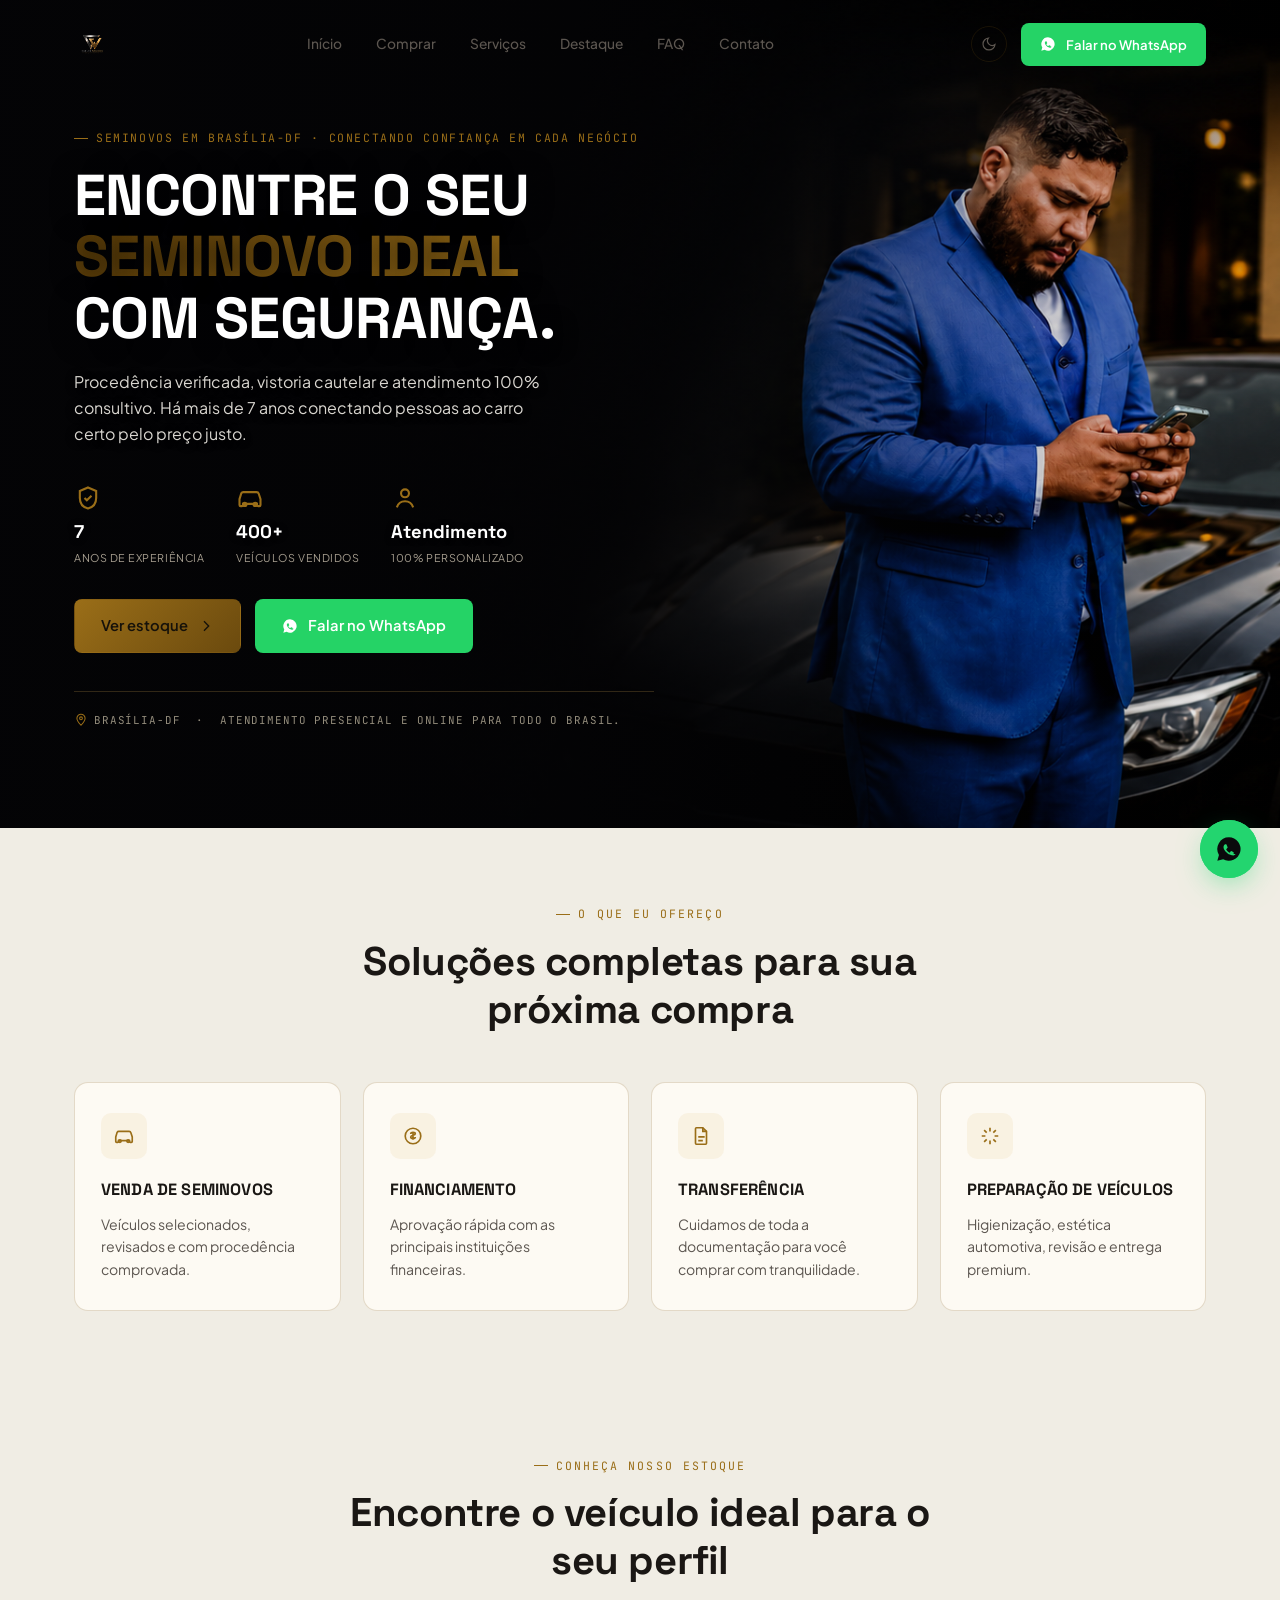
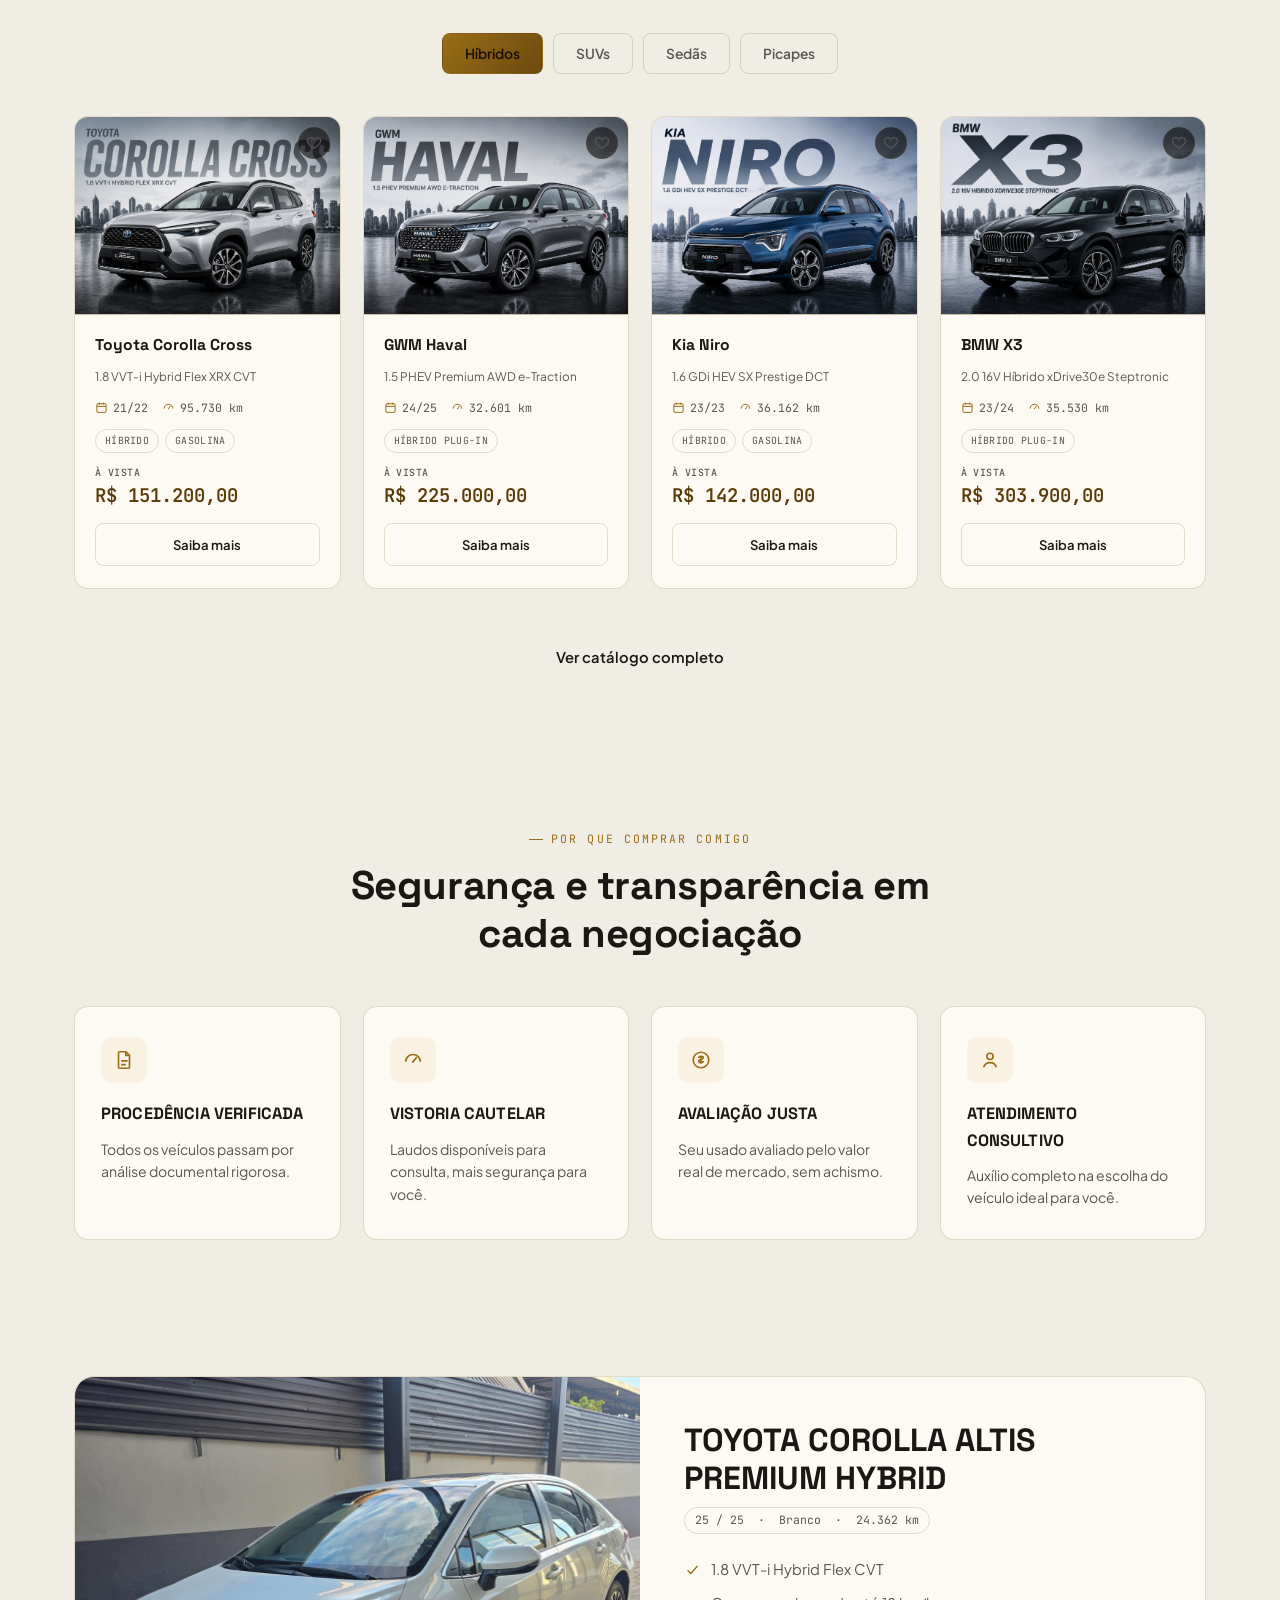
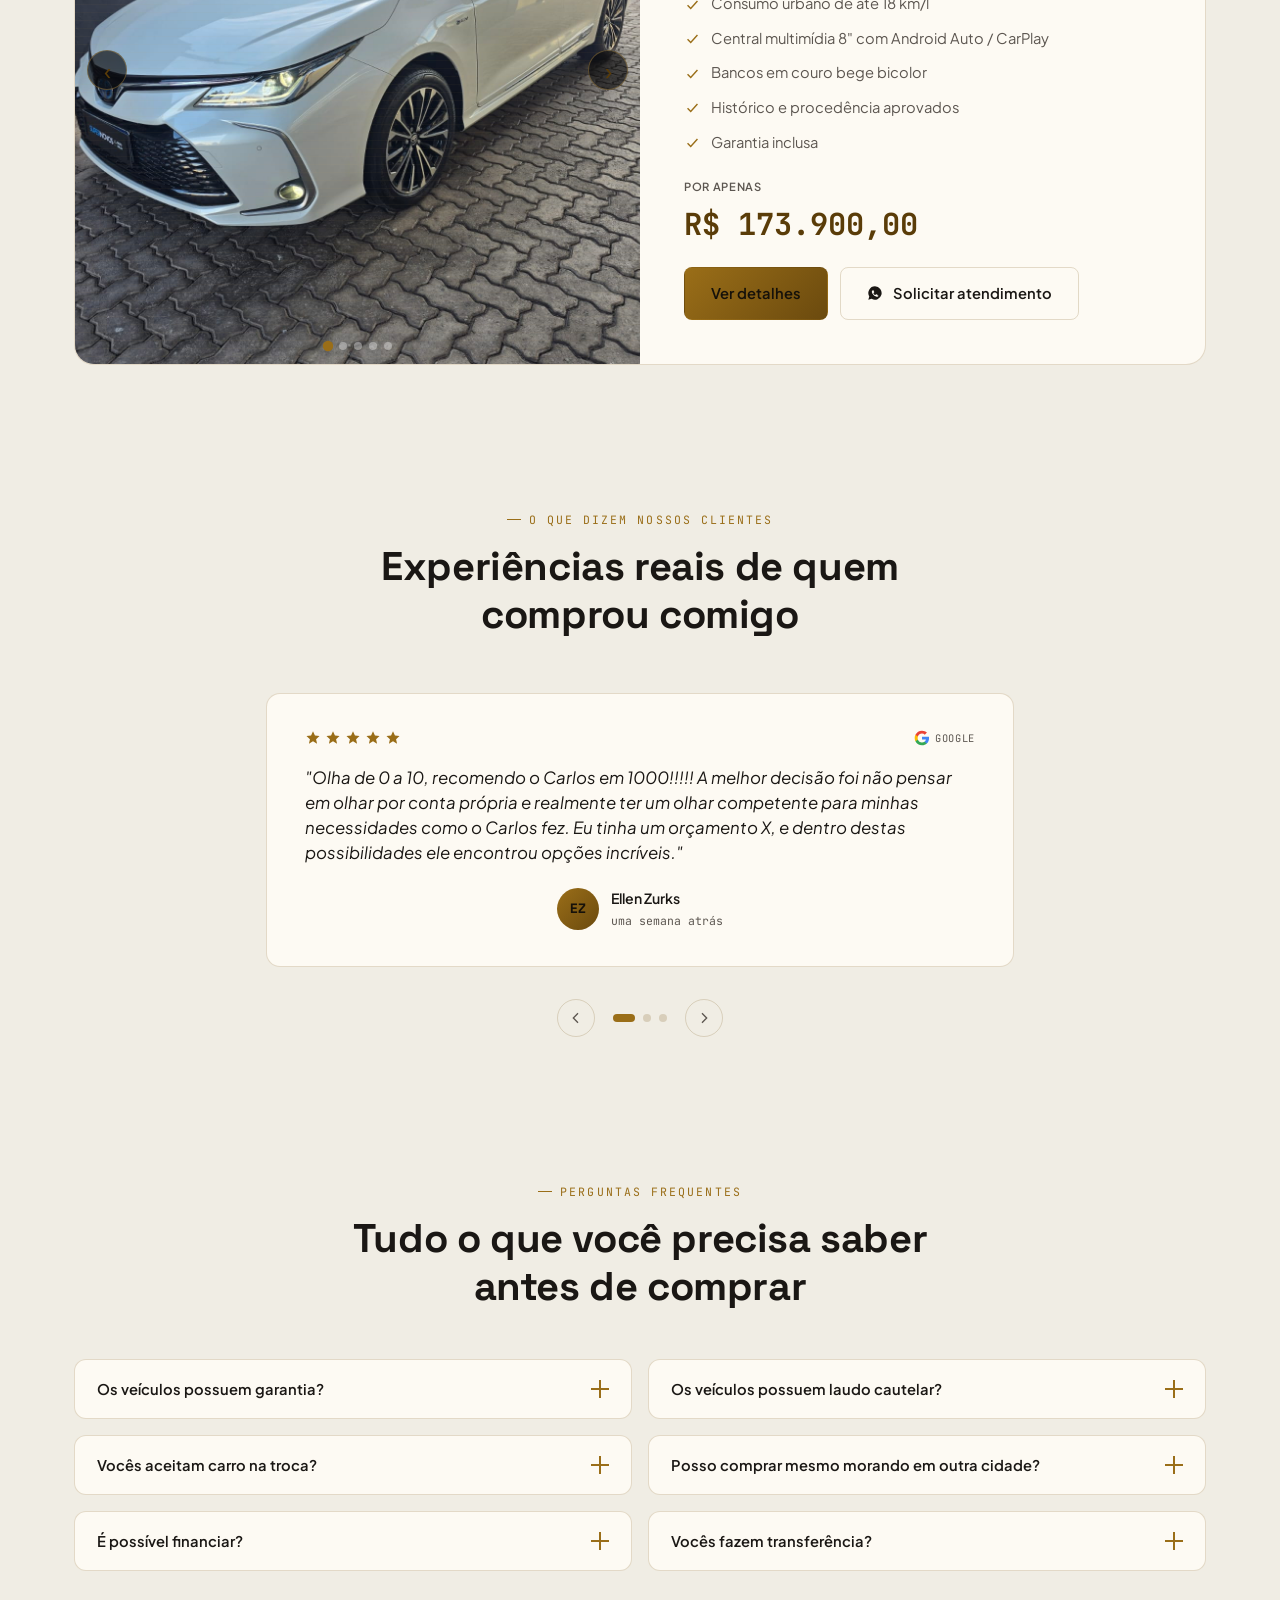
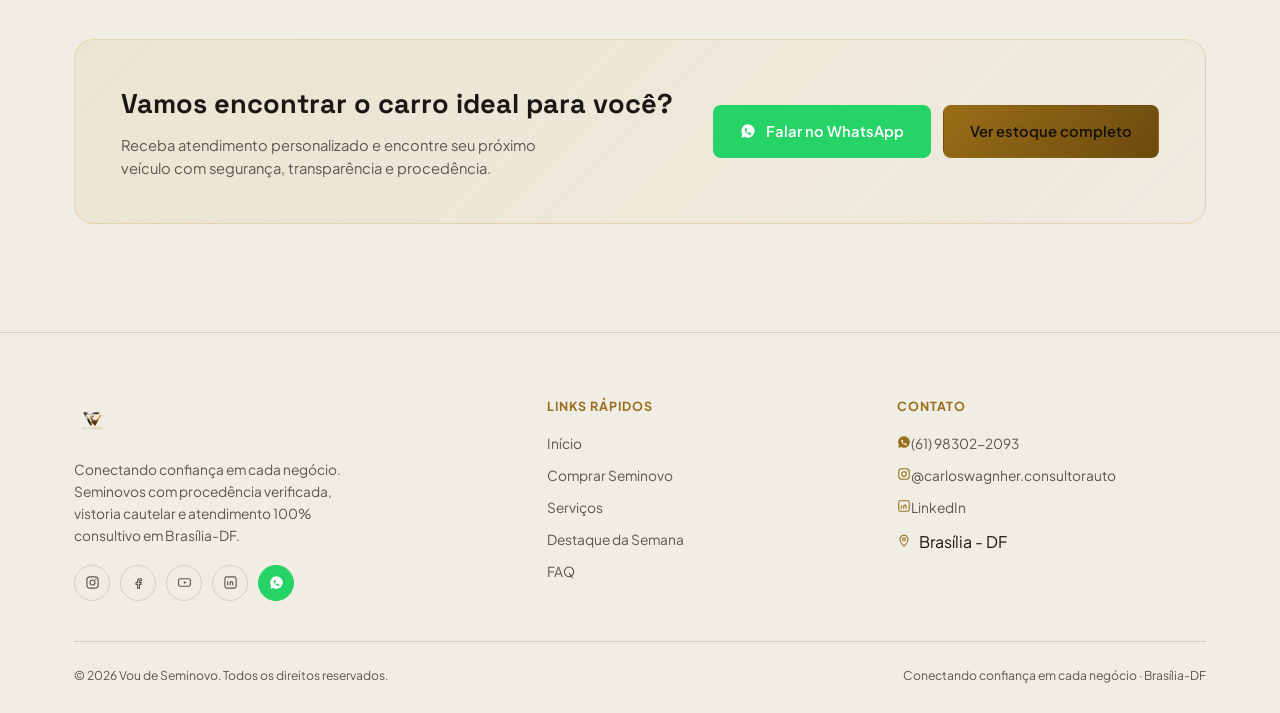
<file: index.html>
<!DOCTYPE html>
<html lang="pt-BR" data-theme="dark">
<head>
<meta charset="UTF-8">
<meta name="viewport" content="width=device-width, initial-scale=1.0">
<title>Vou de Seminovo | Encontre seu Seminovo Ideal em Brasília-DF</title>
<meta name="description" content="Encontre seu seminovo ideal em Brasília com procedência verificada, vistoria cautelar e atendimento 100% consultivo. +400 veículos comercializados. Conectando confiança em cada negócio.">
<meta name="keywords" content="seminovos Brasília, comprar seminovo DF, vou de seminovo, consultor automotivo Brasília, carros seminovos Brasília, vistoria cautelar veículo, financiamento de veículos Brasília, Carlos Wagnher">
<meta name="robots" content="index, follow">
<meta name="author" content="Vou de Seminovo">
<link rel="canonical" href="https://www.voudeseminovo.com.br/">

<!-- Open Graph -->
<meta property="og:type"        content="website">
<meta property="og:locale"      content="pt_BR">
<meta property="og:site_name"   content="Vou de Seminovo">
<meta property="og:title"       content="Vou de Seminovo | Encontre seu Seminovo Ideal em Brasília-DF">
<meta property="og:description" content="Procedência verificada, vistoria cautelar e atendimento consultivo. Conectando confiança em cada negócio — Brasília-DF.">
<meta property="og:url"         content="https://www.voudeseminovo.com.br/">

<!-- Twitter -->
<meta name="twitter:card"        content="summary_large_image">
<meta name="twitter:title"       content="Vou de Seminovo | Encontre seu Seminovo Ideal em Brasília-DF">
<meta name="twitter:description" content="Procedência verificada, vistoria cautelar e atendimento consultivo. Conectando confiança em cada negócio.">

<meta name="theme-color" content="#0A0A0C">
<link rel="icon" href="img/favicon.png" type="image/png">
<link rel="apple-touch-icon" href="img/favicon.png">

<!--
  Anti-flash: lê localStorage / prefers-color-scheme e aplica
  data-theme ANTES do primeiro paint, evitando flash de tema errado.
  Este é o único script inline permitido no <head>.
-->
<script>
(function(){try{var t=localStorage.getItem('cw-theme');if(!t)t=window.matchMedia('(prefers-color-scheme:dark)').matches?'dark':'light';document.documentElement.setAttribute('data-theme',t);}catch(e){}})();
</script>

<!-- Fontes: preconnect + font-display:swap no Google Fonts -->
<link rel="preconnect" href="https://fonts.googleapis.com">
<link rel="preconnect" href="https://fonts.gstatic.com" crossorigin>
<link href="https://fonts.googleapis.com/css2?family=Space+Grotesk:wght@500;600;700&family=Plus+Jakarta+Sans:wght@400;500;600;700;800&family=JetBrains+Mono:wght@500;600&display=swap" rel="stylesheet">

<!-- CSS — theme primeiro para que as variáveis existam quando base.css for lido -->
<link rel="stylesheet" href="css/theme.css">
<link rel="stylesheet" href="css/base.css">
<link rel="stylesheet" href="css/header.css">
<link rel="stylesheet" href="css/hero.css">
<link rel="stylesheet" href="css/cards.css">
<link rel="stylesheet" href="css/featured.css">
<link rel="stylesheet" href="css/testimonials.css">
<link rel="stylesheet" href="css/faq.css">
<link rel="stylesheet" href="css/footer.css">
<link rel="stylesheet" href="css/responsive.css">

<!-- JSON-LD: AutoDealer -->
<script type="application/ld+json">
{
  "@context": "https://schema.org",
  "@type": "AutoDealer",
  "name": "Vou de Seminovo",
  "alternateName": "VS Auto Seminovos",
  "description": "Encontre seu seminovo ideal em Brasília com procedência verificada, vistoria cautelar e atendimento 100% consultivo. Conectando confiança em cada negócio.",
  "telephone": "+5561983022093",
  "url": "https://www.voudeseminovo.com.br",
  "email": "contato@voudeseminovo.com.br",
  "priceRange": "$$",
  "address": {
    "@type": "PostalAddress",
    "addressLocality": "Brasília",
    "addressRegion": "DF",
    "addressCountry": "BR"
  },
  "areaServed": { "@type": "City", "name": "Brasília" },
  "sameAs": [
    "https://www.instagram.com/carloswagnher.consultorauto/",
    "https://www.facebook.com/carlos.wagnher",
    "https://www.youtube.com/@CarlosWagnherConsultorAuto",
    "https://www.linkedin.com/in/carloswagnher/"
  ]
}
</script>

<!-- JSON-LD: FAQPage -->
<script type="application/ld+json">
{
  "@context": "https://schema.org",
  "@type": "FAQPage",
  "mainEntity": [
    {
      "@type": "Question",
      "name": "Os veículos possuem garantia?",
      "acceptedAnswer": { "@type": "Answer", "text": "Sim. Todos os veículos seminovos contam com garantia de motor e câmbio, além da garantia legal prevista pelo Código de Defesa do Consumidor. Em alguns modelos, também é possível estender a garantia de fábrica." }
    },
    {
      "@type": "Question",
      "name": "Os veículos possuem laudo cautelar?",
      "acceptedAnswer": { "@type": "Answer", "text": "Sim, e isso não é negociável. Todo veículo passa por vistoria cautelar antes de qualquer negociação, e o laudo completo é disponibilizado para consulta com total transparência." }
    },
    {
      "@type": "Question",
      "name": "Vocês aceitam carro na troca?",
      "acceptedAnswer": { "@type": "Answer", "text": "Sim. Avaliamos seu veículo atual com critérios reais de mercado, como tabela FIPE, liquidez e estado de conservação, e usamos o valor como parte do pagamento do novo veículo." }
    },
    {
      "@type": "Question",
      "name": "Posso comprar mesmo morando em outra cidade?",
      "acceptedAnswer": { "@type": "Answer", "text": "Sim. Já ajudei clientes de várias regiões do Brasil. Faço atendimento por vídeo chamada com vistoria detalhada em tempo real e organizo toda a logística de documentação e envio do veículo até você." }
    },
    {
      "@type": "Question",
      "name": "É possível financiar?",
      "acceptedAnswer": { "@type": "Answer", "text": "Sim. Trabalho com as principais instituições financeiras do mercado para buscar as melhores condições de taxa e prazo para o seu perfil, com aprovação rápida." }
    },
    {
      "@type": "Question",
      "name": "Vocês fazem transferência?",
      "acceptedAnswer": { "@type": "Answer", "text": "Sim. Cuido de toda a documentação, vistoria e transferência junto ao Detran, para que você só precise se preocupar em dirigir o seu carro novo." }
    }
  ]
}
</script>

<!-- Módulo principal: defer automático em type="module" -->
<script type="module" src="js/main.js"></script>
</head>
<body>

<!-- Skip link acessível (WCAG 2.4.1) -->
<a class="skip-link" href="#main-content">Pular para o conteúdo</a>

<!-- SVG sprite: silhuetas de veículos + ícones funcionais -->
<svg style="position:absolute;width:0;height:0" aria-hidden="true" focusable="false">
<defs>

<!-- Silhuetas de veículos -->
<symbol id="car-hibrido" viewBox="0 0 240 110" fill="none" stroke="currentColor">
  <line x1="6" y1="92" x2="234" y2="92" stroke-dasharray="4 4" opacity=".4" stroke-width="1"/>
  <path d="M16,78 L16,58 Q16,52 22,50 L54,50 Q66,32 92,30 L148,30 Q170,32 184,50 L218,50 Q224,52 224,58 L224,78 Z" stroke-width="3"/>
  <line x1="64" y1="50" x2="72" y2="32" stroke-width="2"/>
  <line x1="170" y1="50" x2="164" y2="32" stroke-width="2"/>
  <circle cx="58" cy="80" r="14" stroke-width="3"/><circle cx="58" cy="80" r="3.5" fill="currentColor"/>
  <circle cx="182" cy="80" r="14" stroke-width="3"/><circle cx="182" cy="80" r="3.5" fill="currentColor"/>
  <path d="M196,44 l6,-9 5,0 -3,9z" fill="currentColor" stroke="none" opacity=".8"/>
</symbol>

<symbol id="car-suv" viewBox="0 0 240 110" fill="none" stroke="currentColor">
  <line x1="6" y1="94" x2="234" y2="94" stroke-dasharray="4 4" opacity=".4" stroke-width="1"/>
  <path d="M14,80 L14,52 Q14,46 21,45 L48,45 Q58,24 88,22 L154,22 Q180,24 192,45 L220,45 Q227,46 227,52 L227,80 Z" stroke-width="3"/>
  <line x1="58" y1="45" x2="66" y2="24" stroke-width="2"/>
  <line x1="182" y1="45" x2="176" y2="24" stroke-width="2"/>
  <circle cx="56" cy="82" r="16" stroke-width="3"/><circle cx="56" cy="82" r="4" fill="currentColor"/>
  <circle cx="186" cy="82" r="16" stroke-width="3"/><circle cx="186" cy="82" r="4" fill="currentColor"/>
</symbol>

<symbol id="car-sedan" viewBox="0 0 240 110" fill="none" stroke="currentColor">
  <line x1="6" y1="90" x2="234" y2="90" stroke-dasharray="4 4" opacity=".4" stroke-width="1"/>
  <path d="M12,76 L12,57 Q12,51 18,49 L50,49 Q64,28 94,26 L142,26 Q168,28 184,49 L222,49 Q228,51 228,57 L228,76 Z" stroke-width="3"/>
  <line x1="62" y1="49" x2="70" y2="28" stroke-width="2"/>
  <line x1="174" y1="49" x2="167" y2="28" stroke-width="2"/>
  <circle cx="56" cy="78" r="13" stroke-width="3"/><circle cx="56" cy="78" r="3.5" fill="currentColor"/>
  <circle cx="186" cy="78" r="13" stroke-width="3"/><circle cx="186" cy="78" r="3.5" fill="currentColor"/>
</symbol>

<symbol id="car-picape" viewBox="0 0 240 110" fill="none" stroke="currentColor">
  <line x1="6" y1="92" x2="234" y2="92" stroke-dasharray="4 4" opacity=".4" stroke-width="1"/>
  <path d="M14,78 L14,56 Q14,50 20,48 L52,48 Q64,28 92,26 L120,26 Q126,28 126,34 L126,48 L196,48 L196,68 L222,68 L222,78 Z" stroke-width="3"/>
  <line x1="196" y1="48" x2="196" y2="68" stroke-width="2"/>
  <line x1="62" y1="48" x2="70" y2="28" stroke-width="2"/>
  <circle cx="56" cy="80" r="14" stroke-width="3"/><circle cx="56" cy="80" r="3.5" fill="currentColor"/>
  <circle cx="190" cy="80" r="14" stroke-width="3"/><circle cx="190" cy="80" r="3.5" fill="currentColor"/>
</symbol>

<!-- Ícones de UI -->
<symbol id="ic-sun" viewBox="0 0 24 24" fill="none" stroke="currentColor" stroke-width="1.8">
  <circle cx="12" cy="12" r="4"/>
  <path d="M12 2v2M12 20v2M4.2 4.2l1.4 1.4M18.4 18.4l1.4 1.4M2 12h2M20 12h2M4.2 19.8l1.4-1.4M18.4 5.6l1.4-1.4"/>
</symbol>
<symbol id="ic-moon" viewBox="0 0 24 24" fill="none" stroke="currentColor" stroke-width="1.8">
  <path d="M21 12.8A9 9 0 1 1 11.2 3a7 7 0 0 0 9.8 9.8z"/>
</symbol>
<symbol id="ic-pin" viewBox="0 0 24 24" fill="none" stroke="currentColor" stroke-width="1.8"><path d="M12 21s7-7.2 7-12a7 7 0 1 0-14 0c0 4.8 7 12 7 12z"/><circle cx="12" cy="9" r="2.4"/></symbol>
<symbol id="ic-car" viewBox="0 0 24 24" fill="none" stroke="currentColor" stroke-width="1.8"><path d="M3 13l1.5-5A2 2 0 0 1 6.4 7h11.2a2 2 0 0 1 1.9 1.4L21 13v5a1 1 0 0 1-1 1h-1a1 1 0 0 1-1-1v-1H6v1a1 1 0 0 1-1 1H4a1 1 0 0 1-1-1z"/><circle cx="7.5" cy="17.5" r="1.4"/><circle cx="16.5" cy="17.5" r="1.4"/></symbol>
<symbol id="ic-user" viewBox="0 0 24 24" fill="none" stroke="currentColor" stroke-width="1.8"><circle cx="12" cy="8" r="3.4"/><path d="M5 20c1.2-3.6 4-5.2 7-5.2s5.8 1.6 7 5.2"/></symbol>
<symbol id="ic-shield" viewBox="0 0 24 24" fill="none" stroke="currentColor" stroke-width="1.8"><path d="M12 3l7 3v6c0 5-3 8-7 9-4-1-7-4-7-9V6z"/><path d="M9 12l2 2 4-4"/></symbol>
<symbol id="ic-doc" viewBox="0 0 24 24" fill="none" stroke="currentColor" stroke-width="1.8"><path d="M7 3h7l4 4v13a1 1 0 0 1-1 1H7a1 1 0 0 1-1-1V4a1 1 0 0 1 1-1z"/><path d="M14 3v4h4"/><path d="M9 13h7M9 17h5"/></symbol>
<symbol id="ic-coin" viewBox="0 0 24 24" fill="none" stroke="currentColor" stroke-width="1.8"><circle cx="12" cy="12" r="8.5"/><path d="M12 8v8M9.5 9.7c0-1 1-1.7 2.5-1.7s2.5.6 2.5 1.6c0 2.2-5 1-5 3.4 0 1 1 1.7 2.5 1.7s2.5-.7 2.5-1.7"/></symbol>
<symbol id="ic-spark" viewBox="0 0 24 24" fill="none" stroke="currentColor" stroke-width="1.8"><path d="M12 3v4M12 17v4M3 12h4M17 12h4M5.6 5.6l2.8 2.8M15.6 15.6l2.8 2.8M18.4 5.6l-2.8 2.8M8.4 15.6l-2.8 2.8"/></symbol>
<symbol id="ic-check" viewBox="0 0 24 24" fill="none" stroke="currentColor" stroke-width="2"><path d="M5 13l4.5 4.5L19 7"/></symbol>
<symbol id="ic-gauge" viewBox="0 0 24 24" fill="none" stroke="currentColor" stroke-width="1.8"><path d="M4 14a8 8 0 1 1 16 0"/><path d="M12 14l4-5"/><circle cx="12" cy="14" r="1.2" fill="currentColor" stroke="none"/></symbol>
<symbol id="ic-calendar" viewBox="0 0 24 24" fill="none" stroke="currentColor" stroke-width="1.8"><rect x="3.5" y="5" width="17" height="16" rx="2"/><path d="M8 3v4M16 3v4M3.5 10h17"/></symbol>
<symbol id="ic-fuel" viewBox="0 0 24 24" fill="none" stroke="currentColor" stroke-width="1.8"><path d="M5 21V6a2 2 0 0 1 2-2h5a2 2 0 0 1 2 2v15"/><path d="M5 12h7M14 8l3 3v6a1.5 1.5 0 0 0 3 0v-5l-3-3"/></symbol>
<symbol id="ic-heart" viewBox="0 0 24 24" fill="none" stroke="currentColor" stroke-width="1.8"><path d="M12 20s-7-4.4-9.4-8.8C1.2 8 2.6 4.6 6 4.1 8.4 3.7 10.6 5 12 7.2 13.4 5 15.6 3.7 18 4.1c3.4.5 4.8 3.9 3.4 7.1C19 15.6 12 20 12 20z"/></symbol>
<symbol id="ic-star" viewBox="0 0 24 24" fill="currentColor" stroke="none"><path d="M12 2l2.9 6.3 6.9.7-5.2 4.7 1.5 6.8L12 17l-6.1 3.5 1.5-6.8L2.2 9l6.9-.7z"/></symbol>
<symbol id="ic-arrow-l" viewBox="0 0 24 24" fill="none" stroke="currentColor" stroke-width="2"><path d="M15 5l-7 7 7 7"/></symbol>
<symbol id="ic-arrow-r" viewBox="0 0 24 24" fill="none" stroke="currentColor" stroke-width="2"><path d="M9 5l7 7-7 7"/></symbol>
<symbol id="ic-up" viewBox="0 0 24 24" fill="none" stroke="currentColor" stroke-width="2"><path d="M5 15l7-7 7 7"/></symbol>
<symbol id="ic-whats" viewBox="0 0 24 24" fill="currentColor" stroke="none"><path d="M12 2a10 10 0 0 0-8.6 15.1L2 22l5-1.3A10 10 0 1 0 12 2zm5.6 14.3c-.2.6-1.3 1.2-1.8 1.2-.5.1-1 .1-3.1-.7-2.6-1-4.3-3.6-4.4-3.8-.1-.2-1-1.4-1-2.6 0-1.3.6-1.9.9-2.1.2-.3.5-.3.7-.3h.5c.2 0 .4 0 .6.5.2.5.7 1.7.8 1.8.1.2.1.3 0 .5-.4.7-.8 1-1 1.2-.1.2-.3.3-.1.6.6 1 1.4 1.8 2.4 2.4.3.2.4.1.6-.1.2-.2.6-.7.8-1 .2-.2.3-.2.5-.1.2.1 1.4.7 1.6.8.2.1.4.1.4.3.1.2.1.7-.1 1.3z"/></symbol>
<symbol id="ic-insta" viewBox="0 0 24 24" fill="none" stroke="currentColor" stroke-width="1.8"><rect x="3" y="3" width="18" height="18" rx="5"/><circle cx="12" cy="12" r="4"/><circle cx="17.2" cy="6.8" r="1" fill="currentColor" stroke="none"/></symbol>
<symbol id="ic-fb" viewBox="0 0 24 24" fill="none" stroke="currentColor" stroke-width="1.8"><path d="M14 9h2.5V6H14c-1.9 0-3.5 1.6-3.5 3.5V12H8v3h2.5v6h3v-6h2.3l.4-3h-2.7v-2.2c0-.5.4-.8.8-.8z"/></symbol>
<symbol id="ic-yt" viewBox="0 0 24 24" fill="none" stroke="currentColor" stroke-width="1.8"><rect x="2.5" y="6" width="19" height="12" rx="3"/><path d="M11 9.5l4 2.5-4 2.5z" fill="currentColor" stroke="none"/></symbol>
<symbol id="ic-tiktok" viewBox="0 0 24 24" fill="none" stroke="currentColor" stroke-width="1.8"><path d="M14 3v11.5a3.5 3.5 0 1 1-3.5-3.5c.3 0 .6 0 .9.1"/><path d="M14 3c.5 2.3 2.2 4 4.5 4.3"/></symbol>
<symbol id="ic-linkedin" viewBox="0 0 24 24" fill="none" stroke="currentColor" stroke-width="1.8"><rect x="3" y="3" width="18" height="18" rx="3"/><path d="M7.5 10.5v6M7.5 7.7v.1M11.5 16.5v-4a2 2 0 0 1 4 0v4M11.5 12.5v4"/></symbol>

</defs>
</svg>

<!-- ===== Header ===== -->
<header id="siteHeader">
  <div class="container nav-row">
    <a href="#hero" class="brand">
      <img src="img/logo.png" alt="Vou de Seminovo" class="brand-logo">
    </a>

    <nav class="primary-nav" aria-label="Navegação principal">
      <a href="#hero">Início</a>
      <a href="estoque.html">Comprar</a>
      <a href="#servicos">Serviços</a>
      <a href="#destaque">Destaque</a>
      <a href="#faq">FAQ</a>
      <a href="#contato">Contato</a>
    </nav>

    <div class="header-actions">
      <!-- Alternância de tema -->
      <button id="themeToggle"
              class="theme-toggle"
              aria-label="Ativar modo claro"
              aria-pressed="false">
        <svg aria-hidden="true"><use href="#ic-moon"/></svg>
      </button>

      <a class="btn btn-whatsapp btn-sm desktop-only"
         data-wa-msg="Olá Carlos! Vim pelo site e quero falar sobre veículos seminovos."
         href="#" target="_blank" rel="noopener">
        <svg style="width:16px;height:16px" aria-hidden="true"><use href="#ic-whats"/></svg>
        Falar no WhatsApp
      </a>

      <button class="menu-toggle"
              id="menuToggle"
              aria-label="Abrir menu"
              aria-expanded="false"
              aria-controls="mobileNav">
        <span></span><span></span><span></span>
      </button>
    </div>
  </div>

  <!-- Mobile nav drawer -->
  <nav class="mobile-nav" id="mobileNav" aria-label="Menu mobile">
    <a href="#hero">Início</a>
    <a href="estoque.html">Comprar</a>
    <a href="#servicos">Serviços</a>
    <a href="#destaque">Destaque</a>
    <a href="#faq">FAQ</a>
    <a href="#contato">Contato</a>
  </nav>
</header>

<main id="main-content">

<!-- ===== Hero ===== -->
<section class="hero" id="hero" aria-labelledby="hero-title">

  <!-- Imagem de fundo cobrindo todo o hero -->
  <img src="img/hero-banner.png"
       alt="Carlos Wagnher, Consultor Automotivo em Brasília-DF, ao lado de veículo premium"
       class="hero-bg"
       fetchpriority="high"
       width="1920" height="900">

  <!-- Overlay escuro para garantir legibilidade do texto -->
  <div class="hero-overlay" aria-hidden="true"></div>

  <div class="container">
  <div class="hero-content">

    <p class="eyebrow">Seminovos em Brasília-DF · Conectando confiança em cada negócio</p>
    <h1 id="hero-title">Encontre o seu<br><span class="hero-highlight">seminovo ideal</span><br>com segurança.</h1>
    <p class="hero-desc">Procedência verificada, vistoria cautelar e atendimento 100% consultivo. Há mais de 7 anos conectando pessoas ao carro certo pelo preço justo.</p>

    <div class="hero-stats">
      <div class="stat-item">
        <svg class="stat-icon" aria-hidden="true"><use href="#ic-shield"/></svg>
        <span class="stat-num mono">7</span>
        <span class="stat-label">Anos de experiência</span>
      </div>
      <div class="stat-item">
        <svg class="stat-icon" aria-hidden="true"><use href="#ic-car"/></svg>
        <span class="stat-num mono"><span class="counter" data-target="400" aria-label="Mais de 400 veículos vendidos">0</span>+</span>
        <span class="stat-label">Veículos vendidos</span>
      </div>
      <div class="stat-item">
        <svg class="stat-icon" aria-hidden="true"><use href="#ic-user"/></svg>
        <span class="stat-num">Atendimento</span>
        <span class="stat-label">100% personalizado</span>
      </div>
    </div>

    <div class="hero-actions">
      <a href="estoque.html" class="btn btn-gold">
        Ver estoque
        <svg style="width:16px;height:16px" aria-hidden="true"><use href="#ic-arrow-r"/></svg>
      </a>
      <a class="btn btn-whatsapp"
         data-wa-msg="Olá Carlos! Vim pelo site e quero falar sobre veículos seminovos."
         href="#" target="_blank" rel="noopener">
        <svg style="width:16px;height:16px" aria-hidden="true"><use href="#ic-whats"/></svg>
        Falar no WhatsApp
      </a>
    </div>

    <div class="hero-footer-bar">
      <span class="hero-loc">
        <svg style="width:14px;height:14px" aria-hidden="true"><use href="#ic-pin"/></svg>
        Brasília-DF &nbsp;·&nbsp; Atendimento presencial e online para todo o Brasil.
      </span>
    </div>

  </div><!-- /.hero-content -->
  </div><!-- /.container -->
</section>

<!-- ===== Serviços ===== -->
<section class="section-pad" id="servicos" aria-labelledby="servicos-title">
  <div class="container">
    <div class="section-head reveal">
      <p class="eyebrow" style="justify-content:center">O que eu ofereço</p>
      <h2 class="section-title" id="servicos-title">Soluções completas para sua próxima compra</h2>
    </div>
    <div class="grid-4 reveal-stagger">
      <div class="icon-card reveal" style="--i:0">
        <div class="ic-wrap"><svg style="width:22px;height:22px" aria-hidden="true"><use href="#ic-car"/></svg></div>
        <h3>Venda de Seminovos</h3>
        <p>Veículos selecionados, revisados e com procedência comprovada.</p>
      </div>
      <div class="icon-card reveal" style="--i:1">
        <div class="ic-wrap"><svg style="width:22px;height:22px" aria-hidden="true"><use href="#ic-coin"/></svg></div>
        <h3>Financiamento</h3>
        <p>Aprovação rápida com as principais instituições financeiras.</p>
      </div>
      <div class="icon-card reveal" style="--i:2">
        <div class="ic-wrap"><svg style="width:22px;height:22px" aria-hidden="true"><use href="#ic-doc"/></svg></div>
        <h3>Transferência</h3>
        <p>Cuidamos de toda a documentação para você comprar com tranquilidade.</p>
      </div>
      <div class="icon-card reveal" style="--i:3">
        <div class="ic-wrap"><svg style="width:22px;height:22px" aria-hidden="true"><use href="#ic-spark"/></svg></div>
        <h3>Preparação de Veículos</h3>
        <p>Higienização, estética automotiva, revisão e entrega premium.</p>
      </div>
    </div>
  </div>
</section>

<!-- ===== Estoque ===== -->
<section class="section-pad" id="estoque"
         style="background:linear-gradient(180deg,transparent,rgba(255,255,255,.015),transparent)"
         aria-labelledby="estoque-title">
  <div class="container">
    <div class="section-head reveal">
      <p class="eyebrow" style="justify-content:center">Conheça nosso estoque</p>
      <h2 class="section-title" id="estoque-title">Encontre o veículo ideal para o seu perfil</h2>
    </div>

    <div class="tabs" role="tablist" aria-label="Categorias de veículos">
      <button class="tab-btn active" data-filter="hibridos"
              role="tab" aria-selected="true"  id="tab-hibridos" aria-controls="vehicleGrid">Híbridos</button>
      <button class="tab-btn"        data-filter="suvs"
              role="tab" aria-selected="false" id="tab-suvs"     aria-controls="vehicleGrid">SUVs</button>
      <button class="tab-btn"        data-filter="sedas"
              role="tab" aria-selected="false" id="tab-sedas"    aria-controls="vehicleGrid">Sedãs</button>
      <button class="tab-btn"        data-filter="picapes"
              role="tab" aria-selected="false" id="tab-picapes"  aria-controls="vehicleGrid">Picapes</button>
    </div>

    <!--
      vehicleGrid é preenchido por render-vehicles.js no DOMContentLoaded.
      min-height reservado no CSS para evitar CLS.
      O Googlebot executa JS, portanto os cards são indexáveis.
    -->
    <div class="vehicle-grid" id="vehicleGrid" role="tabpanel" aria-label="Lista de veículos"></div>

    <div style="text-align:center;margin-top:42px">
      <a class="btn btn-outline" href="estoque.html">Ver catálogo completo</a>
    </div>
  </div>
</section>

<!-- ===== Por que comprar comigo ===== -->
<section class="section-pad" aria-labelledby="diferenciais-title">
  <div class="container">
    <div class="section-head reveal">
      <p class="eyebrow" style="justify-content:center">Por que comprar comigo</p>
      <h2 class="section-title" id="diferenciais-title">Segurança e transparência em cada negociação</h2>
    </div>
    <div class="grid-4">
      <div class="icon-card reveal" style="--i:0">
        <div class="ic-wrap"><svg style="width:22px;height:22px" aria-hidden="true"><use href="#ic-doc"/></svg></div>
        <h3>Procedência Verificada</h3>
        <p>Todos os veículos passam por análise documental rigorosa.</p>
      </div>
      <div class="icon-card reveal" style="--i:1">
        <div class="ic-wrap"><svg style="width:22px;height:22px" aria-hidden="true"><use href="#ic-gauge"/></svg></div>
        <h3>Vistoria Cautelar</h3>
        <p>Laudos disponíveis para consulta, mais segurança para você.</p>
      </div>
      <div class="icon-card reveal" style="--i:2">
        <div class="ic-wrap"><svg style="width:22px;height:22px" aria-hidden="true"><use href="#ic-coin"/></svg></div>
        <h3>Avaliação Justa</h3>
        <p>Seu usado avaliado pelo valor real de mercado, sem achismo.</p>
      </div>
      <div class="icon-card reveal" style="--i:3">
        <div class="ic-wrap"><svg style="width:22px;height:22px" aria-hidden="true"><use href="#ic-user"/></svg></div>
        <h3>Atendimento Consultivo</h3>
        <p>Auxílio completo na escolha do veículo ideal para você.</p>
      </div>
    </div>
  </div>
</section>

<!-- ===== Destaque da semana ===== -->
<section class="section-pad" id="destaque" aria-labelledby="destaque-title">
  <div class="container">
    <div class="featured reveal">
      <div class="featured-media">
        <span class="featured-tag">Destaque da semana</span>
        <div class="feat-carousel" id="featCarousel" aria-label="Fotos do Toyota Corolla Altis Premium Hybrid">
          <div class="feat-track">
            <img src="img/destaque-1.jpeg" class="feat-slide" alt="Toyota Corolla Altis Premium Hybrid 25/25 Branco - lateral" loading="eager">
            <img src="img/destaque-2.jpeg" class="feat-slide" alt="Toyota Corolla Altis Premium Hybrid 25/25 Branco - frente" loading="lazy">
            <img src="img/destaque-3.jpeg" class="feat-slide" alt="Toyota Corolla Altis Premium Hybrid 25/25 Branco - diagonal" loading="lazy">
            <img src="img/destaque-4.jpeg" class="feat-slide" alt="Toyota Corolla Altis Premium Hybrid 25/25 Branco - interior" loading="lazy">
            <img src="img/destaque-5.jpeg" class="feat-slide" alt="Toyota Corolla Altis Premium Hybrid 25/25 Branco - traseira" loading="lazy">
          </div>
          <button class="feat-btn feat-prev" aria-label="Foto anterior">&#8249;</button>
          <button class="feat-btn feat-next" aria-label="Próxima foto">&#8250;</button>
          <div class="feat-dots" role="tablist" aria-label="Selecionar foto">
            <button class="feat-dot active" role="tab" aria-selected="true"  aria-label="Foto 1"></button>
            <button class="feat-dot"        role="tab" aria-selected="false" aria-label="Foto 2"></button>
            <button class="feat-dot"        role="tab" aria-selected="false" aria-label="Foto 3"></button>
            <button class="feat-dot"        role="tab" aria-selected="false" aria-label="Foto 4"></button>
            <button class="feat-dot"        role="tab" aria-selected="false" aria-label="Foto 5"></button>
          </div>
        </div>
      </div>
      <div class="featured-body">
        <h3 id="destaque-title">Toyota Corolla Altis Premium Hybrid</h3>
        <span class="featured-year">25 / 25 &nbsp;·&nbsp; Branco &nbsp;·&nbsp; 24.362 km</span>
        <ul class="featured-list" aria-label="Características do veículo em destaque">
          <li><svg aria-hidden="true"><use href="#ic-check"/></svg>1.8 VVT-i Hybrid Flex CVT</li>
          <li><svg aria-hidden="true"><use href="#ic-check"/></svg>Consumo urbano de até 18 km/l</li>
          <li><svg aria-hidden="true"><use href="#ic-check"/></svg>Central multimídia 8" com Android Auto / CarPlay</li>
          <li><svg aria-hidden="true"><use href="#ic-check"/></svg>Bancos em couro bege bicolor</li>
          <li><svg aria-hidden="true"><use href="#ic-check"/></svg>Histórico e procedência aprovados</li>
          <li><svg aria-hidden="true"><use href="#ic-check"/></svg>Garantia inclusa</li>
        </ul>
        <div class="featured-price"><small>Por apenas</small>R$ 173.900,00</div>
        <div class="featured-actions">
          <a class="btn btn-gold"
             data-wa-msg="Olá Carlos! Vi o Toyota Corolla Altis Premium Hybrid 25/25 Branco em destaque no site e quero ver detalhes."
             href="#" target="_blank" rel="noopener">Ver detalhes</a>
          <a class="btn btn-ghost"
             data-wa-msg="Olá Carlos! Quero solicitar atendimento sobre o Toyota Corolla Altis Premium Hybrid 25/25."
             href="#" target="_blank" rel="noopener">
            <svg style="width:16px;height:16px" aria-hidden="true"><use href="#ic-whats"/></svg>
            Solicitar atendimento
          </a>
        </div>
      </div>
    </div>
  </div>
</section>

<!-- ===== Depoimentos ===== -->
<section class="section-pad" aria-labelledby="depoimentos-title">
  <div class="container">
    <div class="section-head reveal">
      <p class="eyebrow" style="justify-content:center">O que dizem nossos clientes</p>
      <h2 class="section-title" id="depoimentos-title">Experiências reais de quem comprou comigo</h2>
    </div>

    <!-- Região anunciada por leitores de tela ao trocar o slide -->
    <div id="testiLive" class="sr-only" aria-live="polite" aria-atomic="true"></div>

    <div class="testi-wrap reveal">
      <div class="testi-track">
        <div class="testi-slides" id="testiSlides">

          <!-- Avaliação 1 — Ellen Zurks · Google Meu Negócio · 5★ · 1 semana atrás -->
          <div class="testi-slide" aria-hidden="false">
            <div class="testi-card">
              <div class="testi-card-header">
                <div class="stars" aria-label="5 estrelas">
                  <svg aria-hidden="true"><use href="#ic-star"/></svg>
                  <svg aria-hidden="true"><use href="#ic-star"/></svg>
                  <svg aria-hidden="true"><use href="#ic-star"/></svg>
                  <svg aria-hidden="true"><use href="#ic-star"/></svg>
                  <svg aria-hidden="true"><use href="#ic-star"/></svg>
                </div>
                <span class="testi-source" aria-label="Avaliação no Google">
                  <svg viewBox="0 0 24 24" width="16" height="16" aria-hidden="true"><path fill="#4285F4" d="M22.56 12.25c0-.78-.07-1.53-.2-2.25H12v4.26h5.92c-.26 1.37-1.04 2.53-2.21 3.31v2.77h3.57c2.08-1.92 3.28-4.74 3.28-8.09z"/><path fill="#34A853" d="M12 23c2.97 0 5.46-.98 7.28-2.66l-3.57-2.77c-.98.66-2.23 1.06-3.71 1.06-2.86 0-5.29-1.93-6.16-4.53H2.18v2.84C3.99 20.53 7.7 23 12 23z"/><path fill="#FBBC05" d="M5.84 14.09c-.22-.66-.35-1.36-.35-2.09s.13-1.43.35-2.09V7.07H2.18C1.43 8.55 1 10.22 1 12s.43 3.45 1.18 4.93l3.66-2.84z"/><path fill="#EA4335" d="M12 5.38c1.62 0 3.06.56 4.21 1.64l3.15-3.15C17.45 2.09 14.97 1 12 1 7.7 1 3.99 3.47 2.18 7.07l3.66 2.84c.87-2.6 3.3-4.53 6.16-4.53z"/></svg>
                  Google
                </span>
              </div>
              <p class="testi-quote">"Olha de 0 a 10, recomendo o Carlos em 1000!!!!! A melhor decisão foi não pensar em olhar por conta própria e realmente ter um olhar competente para minhas necessidades como o Carlos fez. Eu tinha um orçamento X, e dentro destas possibilidades ele encontrou opções incríveis."</p>
              <div class="testi-person">
                <span class="avatar" aria-hidden="true">EZ</span>
                <div>
                  <span class="testi-name">Ellen Zurks</span>
                  <span class="testi-date">uma semana atrás</span>
                </div>
              </div>
            </div>
          </div>

          <!-- Avaliação 2 — Vinicius Aguiar · Google Meu Negócio · 5★ · 2 semanas atrás -->
          <div class="testi-slide" aria-hidden="true">
            <div class="testi-card">
              <div class="testi-card-header">
                <div class="stars" aria-label="5 estrelas">
                  <svg aria-hidden="true"><use href="#ic-star"/></svg>
                  <svg aria-hidden="true"><use href="#ic-star"/></svg>
                  <svg aria-hidden="true"><use href="#ic-star"/></svg>
                  <svg aria-hidden="true"><use href="#ic-star"/></svg>
                  <svg aria-hidden="true"><use href="#ic-star"/></svg>
                </div>
                <span class="testi-source" aria-label="Avaliação no Google">
                  <svg viewBox="0 0 24 24" width="16" height="16" aria-hidden="true"><path fill="#4285F4" d="M22.56 12.25c0-.78-.07-1.53-.2-2.25H12v4.26h5.92c-.26 1.37-1.04 2.53-2.21 3.31v2.77h3.57c2.08-1.92 3.28-4.74 3.28-8.09z"/><path fill="#34A853" d="M12 23c2.97 0 5.46-.98 7.28-2.66l-3.57-2.77c-.98.66-2.23 1.06-3.71 1.06-2.86 0-5.29-1.93-6.16-4.53H2.18v2.84C3.99 20.53 7.7 23 12 23z"/><path fill="#FBBC05" d="M5.84 14.09c-.22-.66-.35-1.36-.35-2.09s.13-1.43.35-2.09V7.07H2.18C1.43 8.55 1 10.22 1 12s.43 3.45 1.18 4.93l3.66-2.84z"/><path fill="#EA4335" d="M12 5.38c1.62 0 3.06.56 4.21 1.64l3.15-3.15C17.45 2.09 14.97 1 12 1 7.7 1 3.99 3.47 2.18 7.07l3.66 2.84c.87-2.6 3.3-4.53 6.16-4.53z"/></svg>
                  Google
                </span>
              </div>
              <p class="testi-quote">"Principal!"</p>
              <div class="testi-person">
                <span class="avatar" aria-hidden="true">VA</span>
                <div>
                  <span class="testi-name">Vinicius Aguiar</span>
                  <span class="testi-date">2 semanas atrás</span>
                </div>
              </div>
            </div>
          </div>

          <!-- Avaliação 3 — thiago lima · Google Meu Negócio · 5★ · 1 ano atrás -->
          <div class="testi-slide" aria-hidden="true">
            <div class="testi-card">
              <div class="testi-card-header">
                <div class="stars" aria-label="5 estrelas">
                  <svg aria-hidden="true"><use href="#ic-star"/></svg>
                  <svg aria-hidden="true"><use href="#ic-star"/></svg>
                  <svg aria-hidden="true"><use href="#ic-star"/></svg>
                  <svg aria-hidden="true"><use href="#ic-star"/></svg>
                  <svg aria-hidden="true"><use href="#ic-star"/></svg>
                </div>
                <span class="testi-source" aria-label="Avaliação no Google">
                  <svg viewBox="0 0 24 24" width="16" height="16" aria-hidden="true"><path fill="#4285F4" d="M22.56 12.25c0-.78-.07-1.53-.2-2.25H12v4.26h5.92c-.26 1.37-1.04 2.53-2.21 3.31v2.77h3.57c2.08-1.92 3.28-4.74 3.28-8.09z"/><path fill="#34A853" d="M12 23c2.97 0 5.46-.98 7.28-2.66l-3.57-2.77c-.98.66-2.23 1.06-3.71 1.06-2.86 0-5.29-1.93-6.16-4.53H2.18v2.84C3.99 20.53 7.7 23 12 23z"/><path fill="#FBBC05" d="M5.84 14.09c-.22-.66-.35-1.36-.35-2.09s.13-1.43.35-2.09V7.07H2.18C1.43 8.55 1 10.22 1 12s.43 3.45 1.18 4.93l3.66-2.84z"/><path fill="#EA4335" d="M12 5.38c1.62 0 3.06.56 4.21 1.64l3.15-3.15C17.45 2.09 14.97 1 12 1 7.7 1 3.99 3.47 2.18 7.07l3.66 2.84c.87-2.6 3.3-4.53 6.16-4.53z"/></svg>
                  Google
                </span>
              </div>
              <p class="testi-quote">"⭐⭐⭐⭐⭐ — Avaliação 5 estrelas no Google."</p>
              <div class="testi-person">
                <span class="avatar" aria-hidden="true">TL</span>
                <div>
                  <span class="testi-name">Thiago Lima</span>
                  <span class="testi-date">um ano atrás</span>
                </div>
              </div>
            </div>
          </div>

        </div>
      </div>

      <div class="testi-controls">
        <button class="testi-arrow" id="testiPrev" aria-label="Depoimento anterior">
          <svg aria-hidden="true"><use href="#ic-arrow-l"/></svg>
        </button>
        <div class="testi-dots" id="testiDots" role="group" aria-label="Navegar depoimentos"></div>
        <button class="testi-arrow" id="testiNext" aria-label="Próximo depoimento">
          <svg aria-hidden="true"><use href="#ic-arrow-r"/></svg>
        </button>
      </div>
    </div>
  </div>
</section>

<!-- ===== FAQ ===== -->
<section class="section-pad" id="faq" aria-labelledby="faq-title">
  <div class="container">
    <div class="section-head reveal">
      <p class="eyebrow" style="justify-content:center">Perguntas frequentes</p>
      <h2 class="section-title" id="faq-title">Tudo o que você precisa saber antes de comprar</h2>
    </div>

    <div class="faq-grid" id="faqList">

      <div class="faq-item">
        <button class="faq-q">
          <span>Os veículos possuem garantia?</span>
          <span class="plus" aria-hidden="true"></span>
        </button>
        <div class="faq-a" role="region">
          <p>Sim. Todos os veículos seminovos contam com garantia de motor e câmbio, além da garantia legal prevista pelo Código de Defesa do Consumidor. Em alguns modelos, também é possível estender a garantia de fábrica.</p>
        </div>
      </div>

      <div class="faq-item">
        <button class="faq-q">
          <span>Os veículos possuem laudo cautelar?</span>
          <span class="plus" aria-hidden="true"></span>
        </button>
        <div class="faq-a" role="region">
          <p>Sim, e isso não é negociável. Todo veículo passa por vistoria cautelar antes de qualquer negociação, e o laudo completo é disponibilizado para consulta com total transparência.</p>
        </div>
      </div>

      <div class="faq-item">
        <button class="faq-q">
          <span>Vocês aceitam carro na troca?</span>
          <span class="plus" aria-hidden="true"></span>
        </button>
        <div class="faq-a" role="region">
          <p>Sim. Avaliamos seu veículo atual com critérios reais de mercado, como tabela FIPE, liquidez e estado de conservação, e usamos o valor como parte do pagamento do novo veículo.</p>
        </div>
      </div>

      <div class="faq-item">
        <button class="faq-q">
          <span>Posso comprar mesmo morando em outra cidade?</span>
          <span class="plus" aria-hidden="true"></span>
        </button>
        <div class="faq-a" role="region">
          <p>Sim. Já ajudei clientes de várias regiões do Brasil. Faço atendimento por vídeo chamada com vistoria detalhada em tempo real e organizo toda a logística de documentação e envio do veículo até você.</p>
        </div>
      </div>

      <div class="faq-item">
        <button class="faq-q">
          <span>É possível financiar?</span>
          <span class="plus" aria-hidden="true"></span>
        </button>
        <div class="faq-a" role="region">
          <p>Sim. Trabalho com as principais instituições financeiras do mercado para buscar as melhores condições de taxa e prazo para o seu perfil, com aprovação rápida.</p>
        </div>
      </div>

      <div class="faq-item">
        <button class="faq-q">
          <span>Vocês fazem transferência?</span>
          <span class="plus" aria-hidden="true"></span>
        </button>
        <div class="faq-a" role="region">
          <p>Sim. Cuido de toda a documentação, vistoria e transferência junto ao Detran, para que você só precise se preocupar em dirigir o seu carro novo.</p>
        </div>
      </div>

    </div>
  </div>
</section>

<!-- ===== CTA / Contato ===== -->
<section class="section-pad" id="contato" style="padding-top:0">
  <div class="container">
    <div class="cta-banner reveal">
      <div>
        <h3>Vamos encontrar o carro ideal para você?</h3>
        <p>Receba atendimento personalizado e encontre seu próximo veículo com segurança, transparência e procedência.</p>
      </div>
      <div class="cta-actions">
        <a class="btn btn-whatsapp"
           data-wa-msg="Olá Carlos! Quero atendimento personalizado para encontrar o carro ideal pra mim."
           href="#" target="_blank" rel="noopener">
          <svg style="width:16px;height:16px" aria-hidden="true"><use href="#ic-whats"/></svg>
          Falar no WhatsApp
        </a>
        <a class="btn btn-gold" href="estoque.html">Ver estoque completo</a>
      </div>
    </div>
  </div>
</section>

</main>

<!-- ===== Footer ===== -->
<footer>
  <div class="container">
    <div class="footer-grid">

      <div class="footer-brand">
        <a href="#hero" class="brand">
          <img src="img/logo.png" alt="Vou de Seminovo" class="brand-logo">
        </a>
        <p>Conectando confiança em cada negócio. Seminovos com procedência verificada, vistoria cautelar e atendimento 100% consultivo em Brasília-DF.</p>
        <div class="socials" style="margin-top:18px">
          <a class="social-ic" href="https://www.instagram.com/carloswagnher.consultorauto/" target="_blank" rel="noopener" aria-label="Instagram">
            <svg aria-hidden="true"><use href="#ic-insta"/></svg>
          </a>
          <a class="social-ic" href="https://www.facebook.com/carlos.wagnher" target="_blank" rel="noopener" aria-label="Facebook">
            <svg aria-hidden="true"><use href="#ic-fb"/></svg>
          </a>
          <a class="social-ic" href="https://www.youtube.com/@CarlosWagnherConsultorAuto" target="_blank" rel="noopener" aria-label="YouTube">
            <svg aria-hidden="true"><use href="#ic-yt"/></svg>
          </a>
          <a class="social-ic" href="https://www.linkedin.com/in/carloswagnher/" target="_blank" rel="noopener" aria-label="LinkedIn">
            <svg aria-hidden="true"><use href="#ic-linkedin"/></svg>
          </a>
          <a class="social-ic" href="https://wa.me/5561983022093" target="_blank" rel="noopener" aria-label="WhatsApp" style="background:#25D366;border-color:#25D366;color:#fff">
            <svg aria-hidden="true"><use href="#ic-whats"/></svg>
          </a>
        </div>
      </div>

      <div class="footer-col">
        <h4>Links rápidos</h4>
        <a href="#hero">Início</a>
        <a href="estoque.html">Comprar Seminovo</a>
        <a href="#servicos">Serviços</a>
        <a href="#destaque">Destaque da Semana</a>
        <a href="#faq">FAQ</a>
      </div>

      <div class="footer-col">
        <h4>Contato</h4>
        <a class="footer-contact" href="https://wa.me/5561983022093" target="_blank" rel="noopener">
          <svg aria-hidden="true"><use href="#ic-whats"/></svg>(61) 98302-2093
        </a>
        <a class="footer-contact" href="https://www.instagram.com/carloswagnher.consultorauto/" target="_blank" rel="noopener">
          <svg aria-hidden="true"><use href="#ic-insta"/></svg>@carloswagnher.consultorauto
        </a>
        <a class="footer-contact" href="https://www.linkedin.com/in/carloswagnher/" target="_blank" rel="noopener">
          <svg aria-hidden="true"><use href="#ic-linkedin"/></svg>LinkedIn
        </a>
        <span class="footer-contact">
          <svg aria-hidden="true"><use href="#ic-pin"/></svg>Brasília - DF
        </span>
      </div>

    </div>

    <div class="footer-bottom">
      <span>© <span id="year"></span> Vou de Seminovo. Todos os direitos reservados.</span>
      <span>Conectando confiança em cada negócio · Brasília-DF</span>
    </div>
  </div>
</footer>

<!-- ===== Floating actions ===== -->
<div class="fab-wrap">
  <button class="fab-top" id="fabTop" aria-label="Voltar ao topo">
    <svg aria-hidden="true"><use href="#ic-up"/></svg>
  </button>
  <a class="fab-whats"
     data-wa-msg="Olá Carlos! Vim pelo site e quero falar sobre veículos seminovos."
     href="#" target="_blank" rel="noopener"
     aria-label="Falar no WhatsApp">
    <svg aria-hidden="true"><use href="#ic-whats"/></svg>
  </a>
</div>

</body>
</html>
</file>
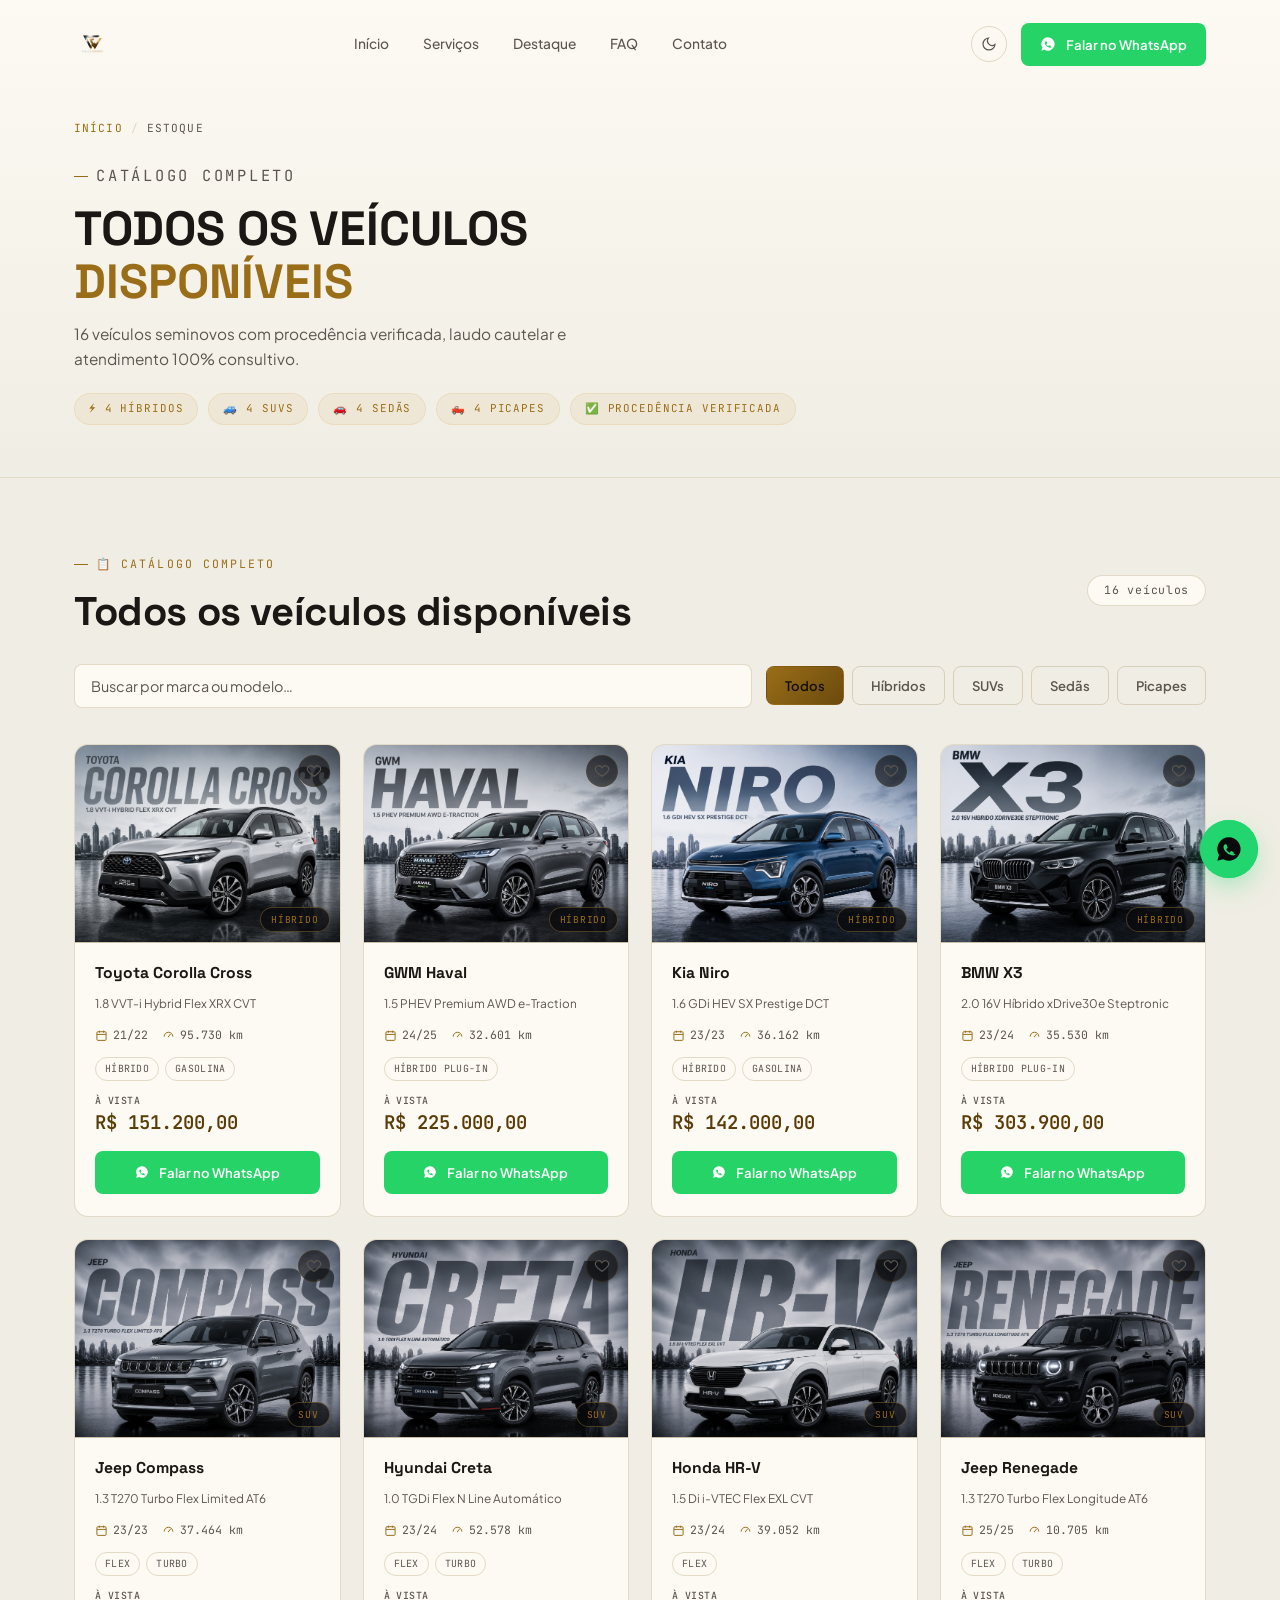
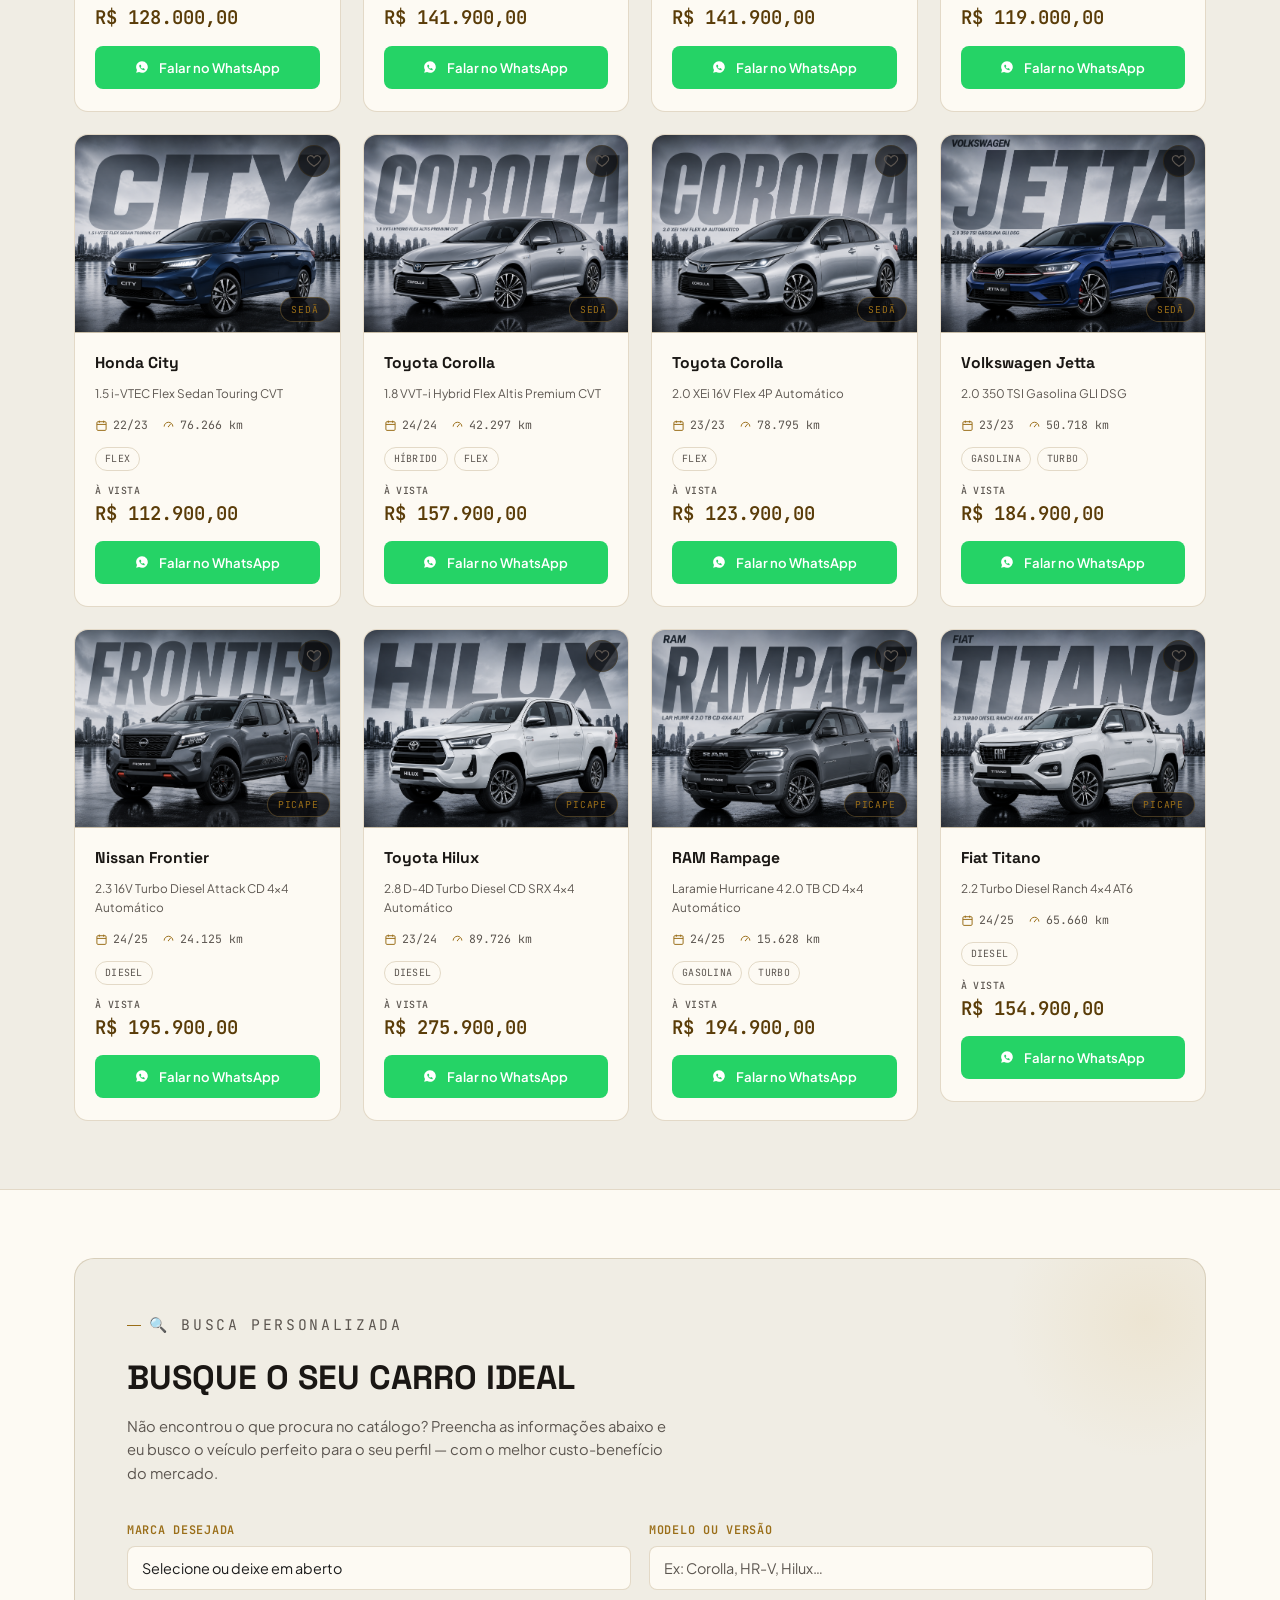
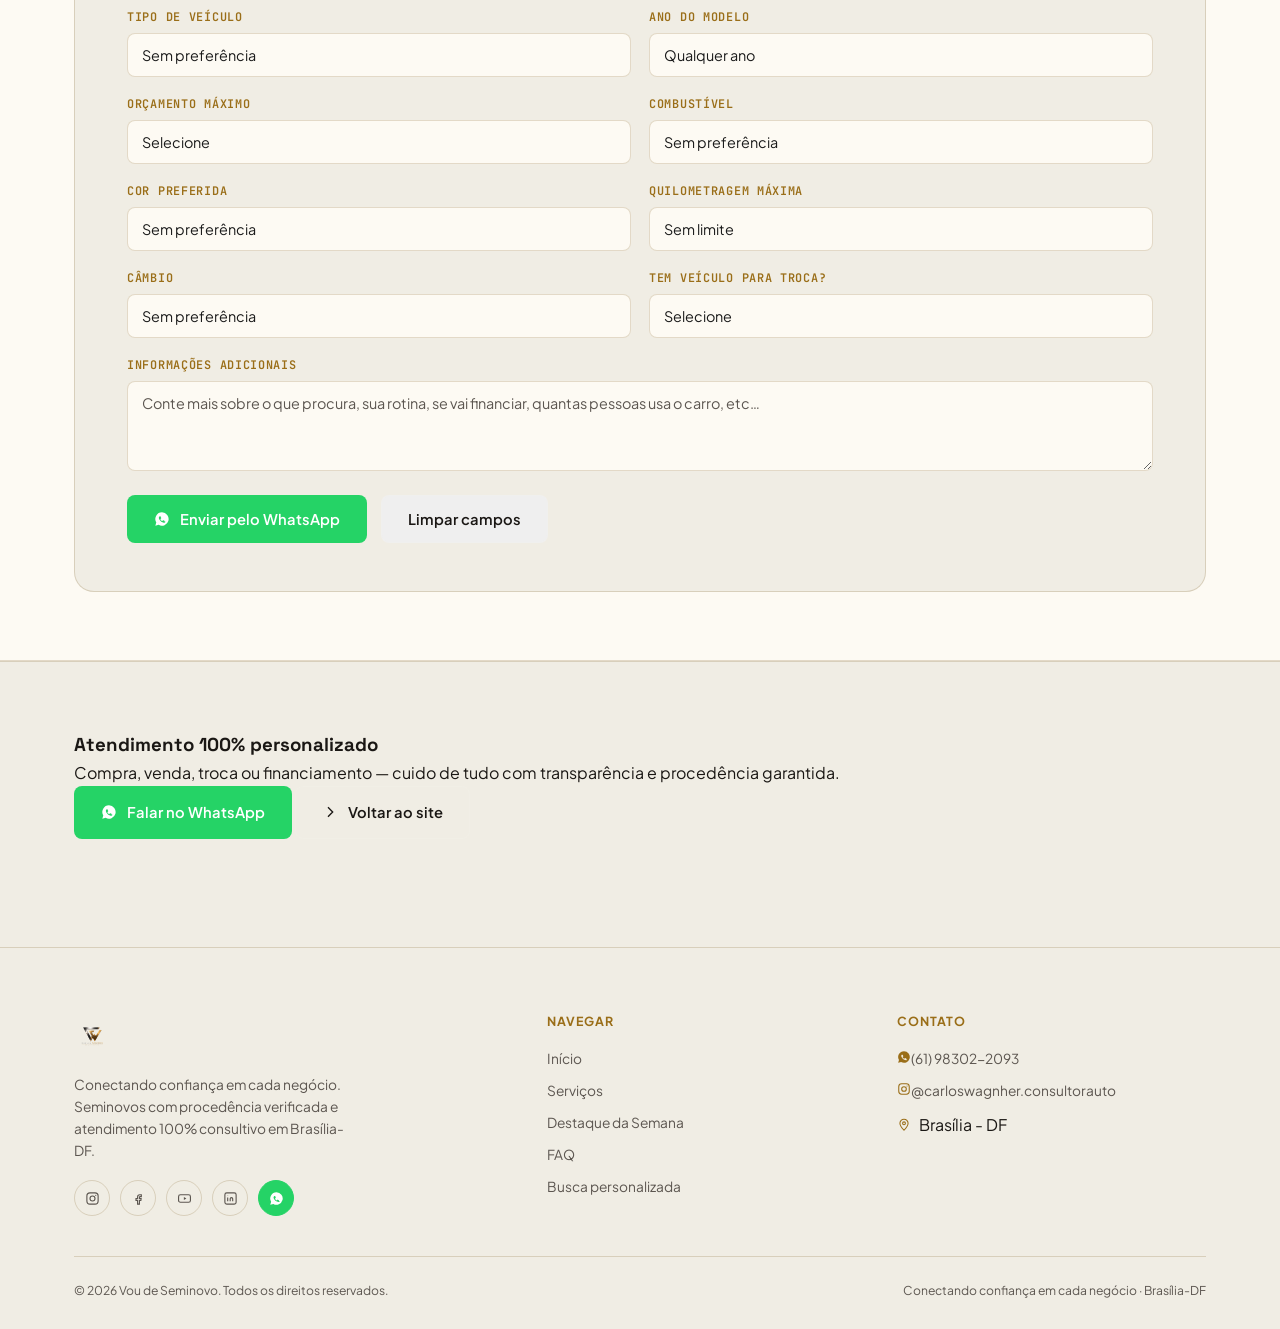
<file: estoque.html>
<!DOCTYPE html>
<html lang="pt-BR" data-theme="dark">
<head>
<meta charset="UTF-8">
<meta name="viewport" content="width=device-width, initial-scale=1.0">
<title>Estoque Completo | Vou de Seminovo — Seminovos em Brasília-DF</title>
<meta name="description" content="Veja todos os 16 veículos seminovos disponíveis com procedência verificada em Brasília-DF. Conectando confiança em cada negócio — Vou de Seminovo.">
<link rel="icon" href="img/favicon.png" type="image/png">
<script>
(function(){try{var t=localStorage.getItem('cw-theme');if(!t)t=window.matchMedia('(prefers-color-scheme:dark)').matches?'dark':'light';document.documentElement.setAttribute('data-theme',t);}catch(e){}})();
</script>
<link rel="preconnect" href="https://fonts.googleapis.com">
<link rel="preconnect" href="https://fonts.gstatic.com" crossorigin>
<link href="https://fonts.googleapis.com/css2?family=Space+Grotesk:wght@500;600;700&family=Plus+Jakarta+Sans:wght@400;500;600;700;800&family=JetBrains+Mono:wght@500;600&display=swap" rel="stylesheet">
<link rel="stylesheet" href="css/theme.css">
<link rel="stylesheet" href="css/base.css">
<link rel="stylesheet" href="css/header.css">
<link rel="stylesheet" href="css/cards.css">
<link rel="stylesheet" href="css/footer.css">
<link rel="stylesheet" href="css/responsive.css">
<style>
/* ── Hero da página ──────────────────────────────────────── */
.estoque-hero {
  padding: 120px 0 52px;
  background: linear-gradient(180deg, var(--charcoal) 0%, var(--obsidian) 100%);
  border-bottom: 1px solid var(--line);
}
.breadcrumb {
  display: flex; align-items: center; gap: 8px;
  font-family: var(--mono); font-size: .7rem;
  letter-spacing: .1em; text-transform: uppercase;
  color: var(--ink-muted); margin-bottom: 20px;
}
.breadcrumb a { color: var(--gold); transition: opacity .2s; }
.breadcrumb a:hover { opacity: .75; }
.breadcrumb-sep { color: var(--line); }
.estoque-hero h1 {
  font-size: clamp(2rem, 4vw, 3rem);
  font-weight: 700; line-height: 1.1;
  text-transform: uppercase; margin-bottom: 14px;
}
.estoque-hero > .container > p {
  color: var(--ink-muted); font-size: .96rem; max-width: 560px;
}
.estoque-badges {
  display: flex; gap: 10px; flex-wrap: wrap; margin-top: 22px;
}
.estoque-badge {
  display: inline-flex; align-items: center; gap: 6px;
  background: rgba(212,169,84,.1);
  border: 1px solid rgba(212,169,84,.2);
  color: var(--gold);
  font-family: var(--mono); font-size: .68rem;
  letter-spacing: .08em; text-transform: uppercase;
  padding: 6px 14px; border-radius: 20px;
}

/* ── Cabeçalho do catálogo ───────────────────────────────── */
.catalogo-header {
  display: flex; align-items: center; justify-content: space-between;
  margin-bottom: 28px; flex-wrap: wrap; gap: 12px;
}
.cat-count {
  font-family: var(--mono); font-size: .72rem;
  color: var(--ink-muted); letter-spacing: .06em;
  background: var(--charcoal); border: 1px solid var(--line);
  padding: 5px 16px; border-radius: 20px;
  transition: .2s;
}

/* ── Barra de filtro rápido ─────────────────────────────── */
.catalogo-search {
  display: flex; gap: 14px; align-items: center;
  flex-wrap: wrap; margin-bottom: 36px;
}
.catalogo-search input[type="search"] {
  flex: 1; min-width: 200px;
  background: var(--charcoal);
  border: 1px solid var(--line);
  border-radius: 8px;
  padding: 12px 16px;
  color: var(--ink);
  font-family: var(--body); font-size: .9rem;
  outline: none; transition: border-color .2s;
}
.catalogo-search input[type="search"]:focus { border-color: var(--gold); }
.catalogo-search input[type="search"]::placeholder { color: var(--ink-muted); }
.filter-btns { display: flex; gap: 8px; flex-wrap: wrap; }
.filter-btn {
  padding: 10px 18px; border-radius: 8px;
  border: 1px solid var(--line);
  background: transparent; color: var(--ink-muted);
  font-size: .82rem; font-weight: 600; transition: .2s;
}
.filter-btn:hover { border-color: var(--gold); color: var(--gold); }
.filter-btn.active {
  background: linear-gradient(135deg, var(--gold), var(--gold-deep));
  color: var(--btn-gold-text); border-color: transparent;
}

/* Badge de categoria no card */
.badge-cat {
  position: absolute; right: 10px; bottom: 10px;
  background: rgba(10,10,12,.75);
  border: 1px solid rgba(212,169,84,.3);
  color: var(--gold);
  font-family: var(--mono); font-size: .6rem;
  letter-spacing: .08em; text-transform: uppercase;
  padding: 4px 10px; border-radius: 20px;
  z-index: 2;
}

/* Mensagem sem resultado */
.sem-resultado {
  text-align: center;
  padding: 48px 0;
  color: var(--ink-muted);
  font-size: .96rem;
}

/* ── Formulário "Busque seu carro ideal" ──────────────────── */
.busca-section {
  background: var(--charcoal);
  border-top: 1px solid var(--line);
  border-bottom: 1px solid var(--line);
}
.busca-card {
  background: var(--obsidian);
  border: 1px solid var(--line);
  border-radius: 20px;
  padding: 48px 52px;
  position: relative;
  overflow: hidden;
}
.busca-card::before {
  content: '';
  position: absolute; top: -80px; right: -80px;
  width: 280px; height: 280px;
  border-radius: 50%;
  background: radial-gradient(circle, rgba(212,169,84,.12) 0%, transparent 70%);
  pointer-events: none;
}
.busca-head { margin-bottom: 36px; }
.busca-head h2 { font-size: clamp(1.5rem, 3vw, 2.1rem); font-weight: 700; text-transform: uppercase; margin-bottom: 10px; }
.busca-head p  { color: var(--ink-muted); font-size: .92rem; max-width: 540px; }

.busca-form { display: grid; grid-template-columns: 1fr 1fr; gap: 18px; }
.busca-form .full { grid-column: 1 / -1; }

.form-group { display: flex; flex-direction: column; gap: 6px; }
.form-group label {
  font-size: .74rem; font-weight: 600; text-transform: uppercase;
  letter-spacing: .06em; color: var(--gold);
  font-family: var(--mono);
}
.form-group input,
.form-group select,
.form-group textarea {
  background: var(--charcoal);
  border: 1px solid var(--line);
  border-radius: 8px;
  padding: 12px 14px;
  color: var(--ink);
  font-family: var(--body); font-size: .9rem;
  outline: none; transition: border-color .2s;
  width: 100%;
}
.form-group input:focus,
.form-group select:focus,
.form-group textarea:focus { border-color: var(--gold); }
.form-group select { appearance: none; cursor: pointer; }
.form-group textarea { resize: vertical; min-height: 90px; }
/* placeholder */
.form-group input::placeholder,
.form-group textarea::placeholder { color: var(--ink-muted); }
/* select option */
.form-group select option { background: var(--charcoal); color: var(--ink); }

.busca-actions {
  grid-column: 1 / -1;
  display: flex; gap: 14px; flex-wrap: wrap;
  margin-top: 6px;
}

/* ── Tema claro: ajustes de input ───────────────────────── */
[data-theme="light"] .catalogo-search input[type="search"],
[data-theme="light"] .form-group input,
[data-theme="light"] .form-group select,
[data-theme="light"] .form-group textarea { color: #1a1a1a; }

@media (max-width: 768px) {
  .estoque-hero { padding: 100px 0 40px; }
  .busca-card   { padding: 32px 24px; }
  .busca-form   { grid-template-columns: 1fr; }
  .busca-form .full { grid-column: 1; }
  .catalogo-search { flex-direction: column; align-items: stretch; }
  .catalogo-search input { min-width: unset; }
}
</style>
<script type="module" src="js/estoque.js"></script>
</head>
<body>

<a class="skip-link" href="#catalogo">Pular para o catálogo</a>

<!-- SVG sprite -->
<svg style="position:absolute;width:0;height:0" aria-hidden="true" focusable="false">
<defs>
<symbol id="car-hibrido" viewBox="0 0 240 110" fill="none" stroke="currentColor">
  <line x1="6" y1="92" x2="234" y2="92" stroke-dasharray="4 4" opacity=".4" stroke-width="1"/>
  <path d="M16,78 L16,58 Q16,52 22,50 L54,50 Q66,32 92,30 L148,30 Q170,32 184,50 L218,50 Q224,52 224,58 L224,78 Z" stroke-width="3"/>
  <line x1="64" y1="50" x2="72" y2="32" stroke-width="2"/>
  <line x1="170" y1="50" x2="164" y2="32" stroke-width="2"/>
  <circle cx="58" cy="80" r="14" stroke-width="3"/><circle cx="58" cy="80" r="3.5" fill="currentColor"/>
  <circle cx="182" cy="80" r="14" stroke-width="3"/><circle cx="182" cy="80" r="3.5" fill="currentColor"/>
  <path d="M196,44 l6,-9 5,0 -3,9z" fill="currentColor" stroke="none" opacity=".8"/>
</symbol>
<symbol id="car-suv" viewBox="0 0 240 110" fill="none" stroke="currentColor">
  <line x1="6" y1="94" x2="234" y2="94" stroke-dasharray="4 4" opacity=".4" stroke-width="1"/>
  <path d="M14,80 L14,52 Q14,46 21,45 L48,45 Q58,24 88,22 L154,22 Q180,24 192,45 L220,45 Q227,46 227,52 L227,80 Z" stroke-width="3"/>
  <line x1="58" y1="45" x2="66" y2="24" stroke-width="2"/>
  <line x1="182" y1="45" x2="176" y2="24" stroke-width="2"/>
  <circle cx="56" cy="82" r="16" stroke-width="3"/><circle cx="56" cy="82" r="4" fill="currentColor"/>
  <circle cx="186" cy="82" r="16" stroke-width="3"/><circle cx="186" cy="82" r="4" fill="currentColor"/>
</symbol>
<symbol id="car-sedan" viewBox="0 0 240 110" fill="none" stroke="currentColor">
  <line x1="6" y1="90" x2="234" y2="90" stroke-dasharray="4 4" opacity=".4" stroke-width="1"/>
  <path d="M12,76 L12,57 Q12,51 18,49 L50,49 Q64,28 94,26 L142,26 Q168,28 184,49 L222,49 Q228,51 228,57 L228,76 Z" stroke-width="3"/>
  <line x1="62" y1="49" x2="70" y2="28" stroke-width="2"/>
  <line x1="174" y1="49" x2="167" y2="28" stroke-width="2"/>
  <circle cx="56" cy="78" r="13" stroke-width="3"/><circle cx="56" cy="78" r="3.5" fill="currentColor"/>
  <circle cx="186" cy="78" r="13" stroke-width="3"/><circle cx="186" cy="78" r="3.5" fill="currentColor"/>
</symbol>
<symbol id="car-picape" viewBox="0 0 240 110" fill="none" stroke="currentColor">
  <line x1="6" y1="92" x2="234" y2="92" stroke-dasharray="4 4" opacity=".4" stroke-width="1"/>
  <path d="M14,78 L14,56 Q14,50 20,48 L52,48 Q64,28 92,26 L120,26 Q126,28 126,34 L126,48 L196,48 L196,68 L222,68 L222,78 Z" stroke-width="3"/>
  <line x1="196" y1="48" x2="196" y2="68" stroke-width="2"/>
  <line x1="62" y1="48" x2="70" y2="28" stroke-width="2"/>
  <circle cx="56" cy="80" r="14" stroke-width="3"/><circle cx="56" cy="80" r="3.5" fill="currentColor"/>
  <circle cx="190" cy="80" r="14" stroke-width="3"/><circle cx="190" cy="80" r="3.5" fill="currentColor"/>
</symbol>
<symbol id="ic-sun" viewBox="0 0 24 24" fill="none" stroke="currentColor" stroke-width="1.8"><circle cx="12" cy="12" r="4"/><path d="M12 2v2M12 20v2M4.2 4.2l1.4 1.4M18.4 18.4l1.4 1.4M2 12h2M20 12h2M4.2 19.8l1.4-1.4M18.4 5.6l1.4-1.4"/></symbol>
<symbol id="ic-moon" viewBox="0 0 24 24" fill="none" stroke="currentColor" stroke-width="1.8"><path d="M21 12.8A9 9 0 1 1 11.2 3a7 7 0 0 0 9.8 9.8z"/></symbol>
<symbol id="ic-pin" viewBox="0 0 24 24" fill="none" stroke="currentColor" stroke-width="1.8"><path d="M12 21s7-7.2 7-12a7 7 0 1 0-14 0c0 4.8 7 12 7 12z"/><circle cx="12" cy="9" r="2.4"/></symbol>
<symbol id="ic-shield" viewBox="0 0 24 24" fill="none" stroke="currentColor" stroke-width="1.8"><path d="M12 3l7 3v6c0 5-3 8-7 9-4-1-7-4-7-9V6z"/><path d="M9 12l2 2 4-4"/></symbol>
<symbol id="ic-gauge" viewBox="0 0 24 24" fill="none" stroke="currentColor" stroke-width="1.8"><path d="M4 14a8 8 0 1 1 16 0"/><path d="M12 14l4-5"/><circle cx="12" cy="14" r="1.2" fill="currentColor" stroke="none"/></symbol>
<symbol id="ic-calendar" viewBox="0 0 24 24" fill="none" stroke="currentColor" stroke-width="1.8"><rect x="3.5" y="5" width="17" height="16" rx="2"/><path d="M8 3v4M16 3v4M3.5 10h17"/></symbol>
<symbol id="ic-heart" viewBox="0 0 24 24" fill="none" stroke="currentColor" stroke-width="1.8"><path d="M12 20s-7-4.4-9.4-8.8C1.2 8 2.6 4.6 6 4.1 8.4 3.7 10.6 5 12 7.2 13.4 5 15.6 3.7 18 4.1c3.4.5 4.8 3.9 3.4 7.1C19 15.6 12 20 12 20z"/></symbol>
<symbol id="ic-arrow-r" viewBox="0 0 24 24" fill="none" stroke="currentColor" stroke-width="2"><path d="M9 5l7 7-7 7"/></symbol>
<symbol id="ic-up" viewBox="0 0 24 24" fill="none" stroke="currentColor" stroke-width="2"><path d="M5 15l7-7 7 7"/></symbol>
<symbol id="ic-whats" viewBox="0 0 24 24" fill="currentColor" stroke="none"><path d="M12 2a10 10 0 0 0-8.6 15.1L2 22l5-1.3A10 10 0 1 0 12 2zm5.6 14.3c-.2.6-1.3 1.2-1.8 1.2-.5.1-1 .1-3.1-.7-2.6-1-4.3-3.6-4.4-3.8-.1-.2-1-1.4-1-2.6 0-1.3.6-1.9.9-2.1.2-.3.5-.3.7-.3h.5c.2 0 .4 0 .6.5.2.5.7 1.7.8 1.8.1.2.1.3 0 .5-.4.7-.8 1-1 1.2-.1.2-.3.3-.1.6.6 1 1.4 1.8 2.4 2.4.3.2.4.1.6-.1.2-.2.6-.7.8-1 .2-.2.3-.2.5-.1.2.1 1.4.7 1.6.8.2.1.4.1.4.3.1.2.1.7-.1 1.3z"/></symbol>
<symbol id="ic-insta" viewBox="0 0 24 24" fill="none" stroke="currentColor" stroke-width="1.8"><rect x="3" y="3" width="18" height="18" rx="5"/><circle cx="12" cy="12" r="4"/><circle cx="17.2" cy="6.8" r="1" fill="currentColor" stroke="none"/></symbol>
<symbol id="ic-fb" viewBox="0 0 24 24" fill="none" stroke="currentColor" stroke-width="1.8"><path d="M14 9h2.5V6H14c-1.9 0-3.5 1.6-3.5 3.5V12H8v3h2.5v6h3v-6h2.3l.4-3h-2.7v-2.2c0-.5.4-.8.8-.8z"/></symbol>
<symbol id="ic-yt" viewBox="0 0 24 24" fill="none" stroke="currentColor" stroke-width="1.8"><rect x="2.5" y="6" width="19" height="12" rx="3"/><path d="M11 9.5l4 2.5-4 2.5z" fill="currentColor" stroke="none"/></symbol>
<symbol id="ic-linkedin" viewBox="0 0 24 24" fill="none" stroke="currentColor" stroke-width="1.8"><rect x="3" y="3" width="18" height="18" rx="3"/><path d="M7.5 10.5v6M7.5 7.7v.1M11.5 16.5v-4a2 2 0 0 1 4 0v4M11.5 12.5v4"/></symbol>
</defs>
</svg>

<!-- ===== Header ===== -->
<header id="siteHeader">
  <div class="container nav-row">
    <a href="index.html" class="brand">
      <img src="img/logo.png" alt="Vou de Seminovo" class="brand-logo">
    </a>
    <nav class="primary-nav" aria-label="Navegação principal">
      <a href="index.html">Início</a>
      <a href="index.html#servicos">Serviços</a>
      <a href="index.html#destaque">Destaque</a>
      <a href="index.html#faq">FAQ</a>
      <a href="index.html#contato">Contato</a>
    </nav>
    <div class="header-actions">
      <button id="themeToggle" class="theme-toggle" aria-label="Alternar tema" aria-pressed="false">
        <svg aria-hidden="true"><use href="#ic-moon"/></svg>
      </button>
      <a class="btn btn-whatsapp btn-sm desktop-only"
         href="https://wa.me/5561983022093?text=Ol%C3%A1%20Carlos!%20Vim%20pelo%20site%20e%20quero%20falar%20sobre%20ve%C3%ADculos%20seminovos."
         target="_blank" rel="noopener">
        <svg style="width:16px;height:16px" aria-hidden="true"><use href="#ic-whats"/></svg>
        Falar no WhatsApp
      </a>
      <button class="menu-toggle" id="menuToggle" aria-label="Abrir menu" aria-expanded="false">
        <span></span><span></span><span></span>
      </button>
    </div>
  </div>
  <nav class="mobile-nav" id="mobileNav" aria-label="Menu mobile" hidden>
    <a href="index.html">Início</a>
    <a href="index.html#servicos">Serviços</a>
    <a href="index.html#destaque">Destaque</a>
    <a href="index.html#faq">FAQ</a>
    <a href="index.html#contato">Contato</a>
    <a class="btn btn-whatsapp btn-sm" style="margin-top:8px"
       href="https://wa.me/5561983022093?text=Ol%C3%A1%20Carlos!%20Vim%20pelo%20site%20e%20quero%20falar%20sobre%20ve%C3%ADculos%20seminovos."
       target="_blank" rel="noopener">
      <svg style="width:16px;height:16px" aria-hidden="true"><use href="#ic-whats"/></svg>
      Falar no WhatsApp
    </a>
  </nav>
</header>

<main id="main-content">

  <!-- ===== Hero da página ===== -->
  <section class="estoque-hero">
    <div class="container">
      <div class="breadcrumb">
        <a href="index.html">Início</a>
        <span class="breadcrumb-sep">/</span>
        <span>Estoque</span>
      </div>
      <p class="eyebrow">Catálogo completo</p>
      <h1>Todos os veículos<br><span style="color:var(--gold)">disponíveis</span></h1>
      <p>16 veículos seminovos com procedência verificada, laudo cautelar e atendimento 100% consultivo.</p>
      <div class="estoque-badges">
        <span class="estoque-badge">⚡ 4 Híbridos</span>
        <span class="estoque-badge">🚙 4 SUVs</span>
        <span class="estoque-badge">🚗 4 Sedãs</span>
        <span class="estoque-badge">🛻 4 Picapes</span>
        <span class="estoque-badge">✅ Procedência verificada</span>
      </div>
    </div>
  </section>

  <!-- ===== Catálogo (renderizado pelo JS) ===== -->
  <div id="estoqueRoot"></div>

  <!-- ===== Busque seu carro ideal ===== -->
  <section class="busca-section section-pad" id="busca">
    <div class="container">
      <div class="busca-card">
        <div class="busca-head">
          <p class="eyebrow">🔍 Busca personalizada</p>
          <h2>Busque o seu carro ideal</h2>
          <p>Não encontrou o que procura no catálogo? Preencha as informações abaixo e eu busco o veículo perfeito para o seu perfil — com o melhor custo-benefício do mercado.</p>
        </div>

        <form class="busca-form" id="buscaForm" novalidate>

          <div class="form-group">
            <label for="f-marca">Marca desejada</label>
            <select id="f-marca" name="marca">
              <option value="">Selecione ou deixe em aberto</option>
              <option>Toyota</option>
              <option>Honda</option>
              <option>Volkswagen</option>
              <option>Hyundai</option>
              <option>Kia</option>
              <option>Jeep</option>
              <option>Nissan</option>
              <option>BMW</option>
              <option>Mercedes-Benz</option>
              <option>Audi</option>
              <option>Chevrolet</option>
              <option>Ford</option>
              <option>Mitsubishi</option>
              <option>Fiat</option>
              <option>Renault</option>
              <option>Ram</option>
              <option>GWM</option>
              <option>Outra / Sem preferência</option>
            </select>
          </div>

          <div class="form-group">
            <label for="f-modelo">Modelo ou versão</label>
            <input type="text" id="f-modelo" name="modelo" placeholder="Ex: Corolla, HR-V, Hilux…">
          </div>

          <div class="form-group">
            <label for="f-categoria">Tipo de veículo</label>
            <select id="f-categoria" name="categoria">
              <option value="">Sem preferência</option>
              <option>SUV</option>
              <option>Sedã</option>
              <option>Híbrido / Elétrico</option>
              <option>Picape</option>
              <option>Hatch</option>
              <option>Minivan</option>
            </select>
          </div>

          <div class="form-group">
            <label for="f-ano">Ano do modelo</label>
            <select id="f-ano" name="ano">
              <option value="">Qualquer ano</option>
              <option>2025</option>
              <option>2024</option>
              <option>2023</option>
              <option>2022</option>
              <option>2021</option>
              <option>2020</option>
              <option>2019 ou anterior</option>
            </select>
          </div>

          <div class="form-group">
            <label for="f-orcamento">Orçamento máximo</label>
            <select id="f-orcamento" name="orcamento">
              <option value="">Selecione</option>
              <option>Até R$ 80.000</option>
              <option>R$ 80.001 – R$ 120.000</option>
              <option>R$ 120.001 – R$ 160.000</option>
              <option>R$ 160.001 – R$ 200.000</option>
              <option>R$ 200.001 – R$ 250.000</option>
              <option>Acima de R$ 250.000</option>
              <option>A combinar</option>
            </select>
          </div>

          <div class="form-group">
            <label for="f-combustivel">Combustível</label>
            <select id="f-combustivel" name="combustivel">
              <option value="">Sem preferência</option>
              <option>Flex</option>
              <option>Gasolina</option>
              <option>Diesel</option>
              <option>Híbrido</option>
              <option>Híbrido Plug-in</option>
              <option>Elétrico</option>
            </select>
          </div>

          <div class="form-group">
            <label for="f-cor">Cor preferida</label>
            <select id="f-cor" name="cor">
              <option value="">Sem preferência</option>
              <option>Branco</option>
              <option>Prata / Cinza</option>
              <option>Preto</option>
              <option>Azul</option>
              <option>Vermelho</option>
              <option>Outra</option>
            </select>
          </div>

          <div class="form-group">
            <label for="f-km">Quilometragem máxima</label>
            <select id="f-km" name="km">
              <option value="">Sem limite</option>
              <option>Até 20.000 km</option>
              <option>Até 40.000 km</option>
              <option>Até 60.000 km</option>
              <option>Até 80.000 km</option>
              <option>Acima de 80.000 km</option>
            </select>
          </div>

          <div class="form-group">
            <label for="f-cambio">Câmbio</label>
            <select id="f-cambio" name="cambio">
              <option value="">Sem preferência</option>
              <option>Automático</option>
              <option>Manual</option>
              <option>CVT</option>
              <option>DCT / PDK</option>
            </select>
          </div>

          <div class="form-group">
            <label for="f-troca">Tem veículo para troca?</label>
            <select id="f-troca" name="troca">
              <option value="">Selecione</option>
              <option>Sim — quero usar na negociação</option>
              <option>Não</option>
            </select>
          </div>

          <div class="form-group full">
            <label for="f-obs">Informações adicionais</label>
            <textarea id="f-obs" name="obs" placeholder="Conte mais sobre o que procura, sua rotina, se vai financiar, quantas pessoas usa o carro, etc…"></textarea>
          </div>

          <div class="busca-actions">
            <button type="submit" class="btn btn-whatsapp">
              <svg style="width:16px;height:16px" aria-hidden="true"><use href="#ic-whats"/></svg>
              Enviar pelo WhatsApp
            </button>
            <button type="reset" class="btn btn-outline">Limpar campos</button>
          </div>

        </form>
      </div>
    </div>
  </section>

  <!-- ===== CTA final ===== -->
  <section class="section-pad" style="border-top:1px solid var(--line)">
    <div class="container">
      <div class="cta-banner reveal">
        <div>
          <h3>Atendimento 100% personalizado</h3>
          <p>Compra, venda, troca ou financiamento — cuido de tudo com transparência e procedência garantida.</p>
        </div>
        <div class="cta-actions">
          <a class="btn btn-whatsapp"
             href="https://wa.me/5561983022093?text=Ol%C3%A1%20Carlos!%20Vim%20pelo%20site%20e%20quero%20atendimento%20personalizado."
             target="_blank" rel="noopener">
            <svg style="width:16px;height:16px" aria-hidden="true"><use href="#ic-whats"/></svg>
            Falar no WhatsApp
          </a>
          <a class="btn btn-outline" href="index.html">
            <svg style="width:16px;height:16px" aria-hidden="true"><use href="#ic-arrow-r"/></svg>
            Voltar ao site
          </a>
        </div>
      </div>
    </div>
  </section>

</main>

<!-- ===== Footer ===== -->
<footer>
  <div class="container">
    <div class="footer-grid">
      <div class="footer-brand">
        <a href="index.html" class="brand">
          <img src="img/logo.png" alt="Vou de Seminovo" class="brand-logo">
        </a>
        <p>Conectando confiança em cada negócio. Seminovos com procedência verificada e atendimento 100% consultivo em Brasília-DF.</p>
        <div class="socials" style="margin-top:18px">
          <a class="social-ic" href="https://www.instagram.com/carloswagnher.consultorauto/" target="_blank" rel="noopener" aria-label="Instagram">
            <svg aria-hidden="true"><use href="#ic-insta"/></svg>
          </a>
          <a class="social-ic" href="https://www.facebook.com/carlos.wagnher" target="_blank" rel="noopener" aria-label="Facebook">
            <svg aria-hidden="true"><use href="#ic-fb"/></svg>
          </a>
          <a class="social-ic" href="https://www.youtube.com/@CarlosWagnherConsultorAuto" target="_blank" rel="noopener" aria-label="YouTube">
            <svg aria-hidden="true"><use href="#ic-yt"/></svg>
          </a>
          <a class="social-ic" href="https://www.linkedin.com/in/carloswagnher/" target="_blank" rel="noopener" aria-label="LinkedIn">
            <svg aria-hidden="true"><use href="#ic-linkedin"/></svg>
          </a>
          <a class="social-ic" style="background:#25D366;border-color:#25D366;color:#fff"
             href="https://wa.me/5561983022093" target="_blank" rel="noopener" aria-label="WhatsApp">
            <svg aria-hidden="true"><use href="#ic-whats"/></svg>
          </a>
        </div>
      </div>
      <div class="footer-col">
        <h4>Navegar</h4>
        <a href="index.html">Início</a>
        <a href="index.html#servicos">Serviços</a>
        <a href="index.html#destaque">Destaque da Semana</a>
        <a href="index.html#faq">FAQ</a>
        <a href="#busca">Busca personalizada</a>
      </div>
      <div class="footer-col">
        <h4>Contato</h4>
        <a class="footer-contact" href="https://wa.me/5561983022093" target="_blank" rel="noopener">
          <svg aria-hidden="true"><use href="#ic-whats"/></svg>(61) 98302-2093
        </a>
        <a class="footer-contact" href="https://www.instagram.com/carloswagnher.consultorauto/" target="_blank" rel="noopener">
          <svg aria-hidden="true"><use href="#ic-insta"/></svg>@carloswagnher.consultorauto
        </a>
        <span class="footer-contact">
          <svg aria-hidden="true"><use href="#ic-pin"/></svg>Brasília - DF
        </span>
      </div>
    </div>
    <div class="footer-bottom">
      <span>© <span id="year"></span> Vou de Seminovo. Todos os direitos reservados.</span>
      <span>Conectando confiança em cada negócio · Brasília-DF</span>
    </div>
  </div>
</footer>

<!-- Floating WhatsApp -->
<div class="fab-wrap">
  <button class="fab-top" id="fabTop" aria-label="Voltar ao topo">
    <svg aria-hidden="true"><use href="#ic-up"/></svg>
  </button>
  <a class="fab-whats"
     href="https://wa.me/5561983022093?text=Ol%C3%A1%20Carlos!%20Vim%20pelo%20site%20e%20quero%20falar%20sobre%20ve%C3%ADculos%20seminovos."
     target="_blank" rel="noopener" aria-label="Falar no WhatsApp">
    <svg aria-hidden="true"><use href="#ic-whats"/></svg>
  </a>
</div>

<script>
// ── Ano footer ──────────────────────────────────────────────
document.getElementById('year').textContent = new Date().getFullYear();

// ── Tema ────────────────────────────────────────────────────
const btn  = document.getElementById('themeToggle');
const html = document.documentElement;
function applyTheme(t) {
  html.setAttribute('data-theme', t);
  try { localStorage.setItem('cw-theme', t); } catch(e) {}
  btn.setAttribute('aria-pressed', t === 'light' ? 'true' : 'false');
  btn.setAttribute('aria-label', t === 'light' ? 'Ativar modo escuro' : 'Ativar modo claro');
  btn.querySelector('use').setAttribute('href', t === 'light' ? '#ic-sun' : '#ic-moon');
}
btn.addEventListener('click', () => applyTheme(html.getAttribute('data-theme') === 'dark' ? 'light' : 'dark'));

// ── Menu mobile ──────────────────────────────────────────────
const menuToggle = document.getElementById('menuToggle');
const mobileNav  = document.getElementById('mobileNav');
menuToggle.addEventListener('click', () => {
  const open = mobileNav.hidden;
  mobileNav.hidden = !open;
  menuToggle.setAttribute('aria-expanded', open ? 'true' : 'false');
});

// ── Botão voltar ao topo ─────────────────────────────────────
const fabTop = document.getElementById('fabTop');
window.addEventListener('scroll', () => {
  fabTop.classList.toggle('show', window.scrollY > 400);
}, { passive: true });
fabTop.addEventListener('click', () => window.scrollTo({ top: 0, behavior: 'smooth' }));

// ── Formulário → WhatsApp ────────────────────────────────────
document.getElementById('buscaForm').addEventListener('submit', function(e) {
  e.preventDefault();
  const fd = new FormData(this);
  const val = k => fd.get(k) || '';

  const linhas = [
    '🚗 *Busca de veículo personalizada*',
    '',
    `• *Marca:* ${val('marca')  || 'Sem preferência'}`,
    `• *Modelo/Versão:* ${val('modelo') || 'Sem preferência'}`,
    `• *Tipo:* ${val('categoria') || 'Sem preferência'}`,
    `• *Ano:* ${val('ano')      || 'Qualquer'}`,
    `• *Orçamento:* ${val('orcamento') || 'A combinar'}`,
    `• *Combustível:* ${val('combustivel') || 'Sem preferência'}`,
    `• *Cor:* ${val('cor')      || 'Sem preferência'}`,
    `• *Km máx:* ${val('km')   || 'Sem limite'}`,
    `• *Câmbio:* ${val('cambio') || 'Sem preferência'}`,
    `• *Troca:* ${val('troca')  || 'Não informado'}`,
  ];
  if (val('obs').trim()) linhas.push('', `📝 *Detalhes:* ${val('obs').trim()}`);
  linhas.push('', 'Vim pelo site carloswagnherautomotive.com.br');

  const msg = linhas.join('\n');
  window.open(`https://wa.me/5561983022093?text=${encodeURIComponent(msg)}`, '_blank', 'noopener');
});

// ── CTA-banner reveal ────────────────────────────────────────
const obs = new IntersectionObserver(entries => {
  entries.forEach(e => { if (e.isIntersecting) { e.target.classList.add('is-visible'); obs.unobserve(e.target); } });
}, { threshold: 0.1 });
document.querySelectorAll('.reveal').forEach(el => obs.observe(el));
</script>

</body>
</html>
</file>
<file: css/theme.css>
/* ============================================================
   theme.css — Variáveis de cor para modo escuro e claro.
   Deve ser o PRIMEIRO CSS carregado.
   ============================================================ */

/* Fallback (dark) para caso o script inline não execute */
:root {
  --obsidian:   #0A0A0C;
  --charcoal:   #15151B;
  --charcoal-2: #1E1E26;
  --line:       rgba(212, 169, 84, .16);
  --gold:       #D4A954;
  --gold-deep:  #A9762E;
  --gold-pale:  #F0D9A0;
  --ink:        #F4F2EC;
  --ink-muted:  #9C9AA3;
  --btn-gold-text: #15110a;
}

[data-theme="dark"] {
  --obsidian:   #0A0A0C;
  --charcoal:   #15151B;
  --charcoal-2: #1E1E26;
  --line:       rgba(212, 169, 84, .16);
  --gold:       #D4A954;
  --gold-deep:  #A9762E;
  --gold-pale:  #F0D9A0;
  --ink:        #F4F2EC;
  --ink-muted:  #9C9AA3;
  --btn-gold-text: #15110a;
}

/* Modo claro: fundo off-white quente, dourado mais escuro para AA (4.5:1 sobre #F0EDE4) */
[data-theme="light"] {
  --obsidian:   #F0EDE4;
  --charcoal:   #FDFAF3;
  --charcoal-2: #E9E4D5;
  --line:       rgba(120, 86, 20, .2);
  --gold:       #9A6E18;   /* contraste AA ≥ 4.5:1 sobre #F0EDE4 */
  --gold-deep:  #6B4A0E;
  --gold-pale:  #5A3C08;   /* texto dourado sobre claro — AA */
  --ink:        #1A1714;
  --ink-muted:  #5C5650;
  --btn-gold-text: #15110a;
}

/* Transição suave (~250ms) — desativada se prefers-reduced-motion */
@media (prefers-reduced-motion: no-preference) {
  html {
    transition: background-color 250ms ease;
  }
  body,
  header,
  .icon-card,
  .vcard,
  .faq-item,
  .testi-card,
  .featured,
  .mobile-nav,
  footer {
    transition:
      background-color 250ms ease,
      border-color    250ms ease,
      color           250ms ease;
  }
}
</file>
<file: css/base.css>
/* ============================================================
   base.css — Reset, layout, tipografia, botões, utilitários
   ============================================================ */

:root {
  --radius:  14px;
  --maxw:    1180px;
  --display: 'Space Grotesk', sans-serif;
  --body:    'Plus Jakarta Sans', sans-serif;
  --mono:    'JetBrains Mono', monospace;
}

/* Reset */
*, *::before, *::after { box-sizing: border-box; margin: 0; padding: 0; }
html  { scroll-behavior: smooth; }
body  {
  background: var(--obsidian);
  color: var(--ink);
  font-family: var(--body);
  line-height: 1.6;
  -webkit-font-smoothing: antialiased;
  overflow-x: hidden;
}
img   { max-width: 100%; display: block; }
a     { color: inherit; text-decoration: none; }
ul    { list-style: none; }
button { font-family: inherit; cursor: pointer; }

/* Layout */
.container   { max-width: var(--maxw); margin: 0 auto; padding: 0 24px; }
section      { scroll-margin-top: 90px; }
.section-pad { padding: 68px 0; }

/* Skip link */
.skip-link {
  position: absolute;
  left: -9999px;
  top: 0;
  z-index: 9999;
  background: var(--gold);
  color: var(--btn-gold-text);
  padding: 12px 20px;
  font-weight: 700;
  border-radius: 0 0 8px 0;
  font-family: var(--body);
}
.skip-link:focus { left: 0; }

/* Screen-reader only */
.sr-only {
  position: absolute;
  width: 1px; height: 1px;
  padding: 0; margin: -1px;
  overflow: hidden;
  clip: rect(0,0,0,0);
  white-space: nowrap;
  border: 0;
}

/* Focus */
:focus-visible { outline: 2px solid var(--gold); outline-offset: 3px; }

/* Typography */
h1, h2, h3, .font-display { font-family: var(--display); }
.mono { font-family: var(--mono); }

.eyebrow {
  display: inline-flex;
  align-items: center;
  gap: 8px;
  font-family: var(--mono);
  font-size: .72rem;
  letter-spacing: .18em;
  text-transform: uppercase;
  color: var(--gold);
  margin-bottom: 14px;
}
.eyebrow::before { content: ''; width: 14px; height: 1px; background: var(--gold); }

.section-title {
  font-size: clamp(1.7rem, 3.4vw, 2.5rem);
  font-weight: 700;
  line-height: 1.2;
  letter-spacing: -.01em;
}
.section-head { text-align: center; max-width: 620px; margin: 0 auto 48px; }

.text-gold  { color: var(--gold); }
.text-muted { color: var(--ink-muted); }

/* Buttons */
.btn {
  display: inline-flex;
  align-items: center;
  justify-content: center;
  gap: 10px;
  padding: 14px 26px;
  border-radius: 8px;
  font-weight: 600;
  font-size: .92rem;
  border: 1px solid transparent;
  transition:
    transform    .25s ease,
    box-shadow   .25s ease,
    background   .25s ease,
    color        .25s ease,
    border-color .25s ease;
  white-space: nowrap;
}
.btn-gold {
  background: linear-gradient(135deg, var(--gold), var(--gold-deep));
  color: var(--btn-gold-text);
}
.btn-gold:hover,
.btn-gold:focus-visible {
  transform: translateY(-2px);
  box-shadow: 0 10px 28px -8px rgba(212,169,84,.55);
}
.btn-outline { border-color: rgba(244,242,236,.25); color: var(--ink); }
.btn-outline:hover,
.btn-outline:focus-visible { border-color: var(--gold); color: var(--gold); transform: translateY(-2px); }
.btn-ghost  { border: 1px solid var(--line); color: var(--ink); background: transparent; }
.btn-ghost:hover,
.btn-ghost:focus-visible  { border-color: var(--gold); color: var(--gold); }

/* ── WhatsApp: sempre verde, independente do tema ── */
.btn-whatsapp {
  background: #25D366;
  color: #fff !important;
  border-color: transparent;
}
.btn-whatsapp:hover,
.btn-whatsapp:focus-visible {
  background: #1ebe5d;
  transform: translateY(-2px);
  box-shadow: 0 10px 28px -8px rgba(37,211,102,.5);
  color: #fff !important;
}
.btn-sm    { padding: 10px 18px; font-size: .82rem; }
.btn-block { width: 100%; }

/* Reveal animation */
.reveal { opacity: 0; transform: translateY(26px); transition: opacity .7s ease, transform .7s ease; }
.reveal.is-visible { opacity: 1; transform: translateY(0); }
.reveal-stagger > * { transition-delay: calc(var(--i, 0) * 70ms); }

/* Reduce motion — sobrescreve tudo */
@media (prefers-reduced-motion: reduce) {
  *, *::before, *::after {
    animation-duration:       .001ms !important;
    animation-iteration-count: 1    !important;
    transition-duration:      .001ms !important;
    scroll-behavior:           auto  !important;
  }
}
</file>
<file: css/header.css>
/* ============================================================
   header.css
   ============================================================ */

header {
  position: fixed; top: 0; left: 0; right: 0; z-index: 100;
  padding: 20px 0;
  transition: background .35s ease, padding .35s ease, border-color .35s ease;
  border-bottom: 1px solid transparent;
}
header.scrolled {
  background: rgba(10,10,12,.86);
  backdrop-filter: blur(14px);
  -webkit-backdrop-filter: blur(14px);
  padding: 13px 0;
  border-color: var(--line);
}
[data-theme="light"] header.scrolled {
  background: rgba(240,237,228,.93);
}

/* Nav row */
.nav-row {
  display: flex;
  align-items: center;
  justify-content: space-between;
  gap: 24px;
}

/* Brand */
.brand {
  display: flex;
  align-items: center;
  gap: 10px;
  font-family: var(--display);
  font-weight: 700;
  letter-spacing: .02em;
  flex-shrink: 0;
}

/* Logo real (PNG/SVG) */
.brand-logo {
  height: 48px;
  width: auto;
  object-fit: contain;
  display: block;
  /* Remove fundo branco no modo escuro (funciona se o PNG tiver fundo transparente) */
  filter: drop-shadow(0 0 6px rgba(212,169,84,.2));
}
[data-theme="light"] .brand-logo {
  filter: none;
}

/* Fallback: mantém o estilo do mark textual caso a logo não carregue */
.brand-mark {
  width: 38px; height: 38px;
  border-radius: 50%;
  border: 1.5px solid var(--gold);
  display: flex; align-items: center; justify-content: center;
  font-size: .78rem; color: var(--gold);
  font-family: var(--display);
  flex-shrink: 0;
}
.brand-text small {
  display: block;
  font-family: var(--mono);
  font-size: .58rem;
  letter-spacing: .16em;
  color: var(--ink-muted);
  font-weight: 500;
  margin-top: 1px;
  text-transform: uppercase;
}

/* Primary nav */
nav.primary-nav { display: flex; align-items: center; gap: 34px; }
nav.primary-nav a {
  font-size: .86rem;
  font-weight: 500;
  color: var(--ink-muted);
  position: relative;
  padding: 4px 0;
  transition: color .2s;
}
nav.primary-nav a:hover { color: var(--ink); }
nav.primary-nav a::after {
  content: '';
  position: absolute;
  left: 0; bottom: 0;
  height: 1px; width: 0;
  background: var(--gold);
  transition: width .25s;
}
nav.primary-nav a:hover::after,
nav.primary-nav a:focus-visible::after { width: 100%; }

/* Header actions */
.header-actions { display: flex; align-items: center; gap: 14px; }

/* Theme toggle */
.theme-toggle {
  width: 36px; height: 36px;
  border-radius: 50%;
  border: 1px solid var(--line);
  background: transparent;
  display: flex; align-items: center; justify-content: center;
  color: var(--ink-muted);
  transition: border-color .2s, color .2s;
  flex-shrink: 0;
}
.theme-toggle:hover,
.theme-toggle:focus-visible { border-color: var(--gold); color: var(--gold); }
.theme-toggle svg { width: 16px; height: 16px; }

/* Mobile toggle */
.menu-toggle {
  display: none;
  flex-direction: column;
  gap: 5px;
  background: none;
  border: none;
  padding: 6px;
}
.menu-toggle span { width: 24px; height: 2px; background: var(--ink); display: block; transition: .3s; }

/* Mobile nav drawer */
.mobile-nav {
  position: fixed;
  top: 64px; right: 0; bottom: 0; left: 0;
  min-height: calc(100vh - 64px);
  background: rgba(10,10,12,.98);
  backdrop-filter: blur(10px);
  -webkit-backdrop-filter: blur(10px);
  z-index: 99;
  transform: translateY(-110%);
  transition: transform .35s ease;
  padding: 36px 24px;
  display: flex;
  flex-direction: column;
  gap: 8px;
}
[data-theme="light"] .mobile-nav { background: rgba(240,237,228,.98); }
.mobile-nav.open { transform: translateY(0); }
.mobile-nav a {
  padding: 16px 4px;
  border-bottom: 1px solid var(--line);
  font-size: 1.05rem;
  font-weight: 600;
}
</file>
<file: css/hero.css>
/* ============================================================
   hero.css
   ============================================================ */

.hero {
  position: relative;
  min-height: 92vh;
  display: flex;
  align-items: center;
  overflow: hidden;
}

/* ── Imagem de fundo ──────────────────────────────────────── */
.hero-bg {
  position: absolute;
  inset: 0;
  width: 100%;
  height: 100%;
  object-fit: cover;
  object-position: center top;
  z-index: 0;
  display: block;
}

/* ── Overlay: gradiente forte à esquerda onde fica o texto ── */
.hero-overlay {
  position: absolute;
  inset: 0;
  z-index: 1;
  background:
    linear-gradient(
      90deg,
      rgba(4,4,6,.92) 0%,
      rgba(4,4,6,.75) 45%,
      rgba(4,4,6,.20) 80%,
      rgba(4,4,6,.05) 100%
    );
}

/* ── Container posicionado acima do overlay ──────────────── */
.hero > .container {
  position: relative;
  z-index: 2;
  width: 100%;
}

/* ── Bloco de conteúdo: fixo à esquerda, max 580px ──────── */
.hero-content {
  padding: 120px 0 90px;
  max-width: 580px;
  /* sem margin auto: fica colado à esquerda do container */
}

/* Eyebrow */
.hero-content .eyebrow {
  font-family: var(--mono);
  font-size: .72rem;
  letter-spacing: .14em;
  text-transform: uppercase;
  color: var(--gold);
  margin-bottom: 18px;
  display: flex;
  align-items: center;
  gap: 8px;
}

/* Título — sempre branco puro com sombra para contraste */
.hero-content h1 {
  font-size: clamp(2.2rem, 5vw, 3.6rem);
  font-weight: 700;
  line-height: 1.06;
  letter-spacing: -.01em;
  text-transform: uppercase;
  color: #ffffff;
  text-shadow: 0 2px 24px rgba(0,0,0,.6);
  margin-bottom: 20px;
}

/* Palavras em dourado no título */
.hero-highlight {
  background: linear-gradient(135deg, var(--gold-pale), var(--gold));
  -webkit-background-clip: text;
  background-clip: text;
  color: transparent;
  /* Fallback: dourado sólido se o clip não funcionar */
  -webkit-text-fill-color: transparent;
}

/* Parágrafo — branco levemente suavizado */
.hero-desc {
  color: rgba(255, 252, 245, 0.85);
  font-size: 1rem;
  max-width: 480px;
  line-height: 1.65;
  margin-bottom: 0;
  text-shadow: 0 1px 8px rgba(0,0,0,.5);
}

/* ── Stats ───────────────────────────────────────────────── */
.hero-stats {
  display: flex;
  gap: 32px;
  margin: 36px 0 34px;
  flex-wrap: wrap;
}
.stat-item {
  display: flex;
  flex-direction: column;
  gap: 5px;
}
.stat-icon  { width: 28px; height: 28px; color: var(--gold); flex-shrink: 0; }
.stat-num   {
  font-family: var(--display);
  font-weight: 700;
  font-size: 1.15rem;
  color: #ffffff;
  text-shadow: 0 1px 6px rgba(0,0,0,.5);
}
.stat-label {
  font-size: .67rem;
  color: rgba(220, 210, 190, 0.75);
  text-transform: uppercase;
  letter-spacing: .05em;
  line-height: 1.3;
}

/* ── Botões de ação ──────────────────────────────────────── */
.hero-actions { display: flex; gap: 14px; flex-wrap: wrap; }

/* ── Rodapé localização ──────────────────────────────────── */
.hero-footer-bar {
  margin-top: 38px;
  padding-top: 20px;
  border-top: 1px solid rgba(212,169,84,.22);
}
.hero-loc {
  display: flex;
  align-items: center;
  gap: 6px;
  font-family: var(--mono);
  font-size: .68rem;
  letter-spacing: .08em;
  color: rgba(210, 200, 175, 0.70);
  text-transform: uppercase;
}
.hero-loc svg { color: var(--gold); flex-shrink: 0; }

/* ── Responsive ──────────────────────────────────────────── */
@media (max-width: 768px) {
  .hero { min-height: 82vh; }

  .hero-bg { object-position: 65% top; }

  /* Em mobile o overlay cobre mais uniformemente */
  .hero-overlay {
    background: linear-gradient(
      180deg,
      rgba(4,4,6,.85) 0%,
      rgba(4,4,6,.70) 60%,
      rgba(4,4,6,.50) 100%
    );
  }

  .hero-content {
    padding: 100px 0 70px;
    max-width: 100%;
  }

  .hero-stats { gap: 20px 28px; }
}

@media (max-width: 480px) {
  .hero { min-height: 75vh; }

  .hero-content { padding: 90px 0 60px; }

  .hero-content h1 { font-size: clamp(1.9rem, 8vw, 2.4rem); }

  .hero-stats { gap: 14px 22px; }

  .hero-actions { flex-direction: column; }
  .hero-actions .btn {
    width: 100%;
    justify-content: center;
    text-align: center;
  }
}
</file>
<file: css/cards.css>
/* ============================================================
   cards.css — icon-card, tabs, vehicle grid (vcard)
   ============================================================ */

/* 4-column grid */
.grid-4 { display: grid; grid-template-columns: repeat(4, 1fr); gap: 22px; }

/* ── Icon card ─────────────────────────────────────────────── */
.icon-card {
  background: var(--charcoal);
  border: 1px solid var(--line);
  border-radius: var(--radius);
  padding: 30px 26px;
  transition: transform .3s ease, border-color .3s ease, background .3s ease;
}
.icon-card:hover { transform: translateY(-6px); border-color: rgba(212,169,84,.5); background: var(--charcoal-2); }
.icon-card .ic-wrap {
  width: 46px; height: 46px;
  border-radius: 10px;
  background: rgba(212,169,84,.1);
  display: flex; align-items: center; justify-content: center;
  color: var(--gold);
  margin-bottom: 18px;
}
.icon-card h3 { font-size: 1.02rem; font-weight: 700; margin-bottom: 10px; text-transform: uppercase; letter-spacing: .01em; }
.icon-card p  { font-size: .88rem; color: var(--ink-muted); }

/* ── Tabs ──────────────────────────────────────────────────── */
.tabs { display: flex; justify-content: center; gap: 10px; margin-bottom: 42px; flex-wrap: wrap; }
.tab-btn {
  padding: 11px 22px;
  border-radius: 8px;
  border: 1px solid var(--line);
  background: transparent;
  color: var(--ink-muted);
  font-weight: 600;
  font-size: .86rem;
  transition: .25s;
}
.tab-btn.active {
  background: linear-gradient(135deg, var(--gold), var(--gold-deep));
  color: var(--btn-gold-text);
  border-color: transparent;
}
.tab-btn:not(.active):hover,
.tab-btn:not(.active):focus-visible { border-color: var(--gold); color: var(--gold); }

/* ── Vehicle grid ──────────────────────────────────────────── */
.vehicle-grid { display: grid; grid-template-columns: repeat(4, 1fr); gap: 22px; }

/* Reserve space while JS renders (prevents CLS) */
.vehicle-grid:empty { min-height: 420px; }

.vcard {
  background: var(--charcoal);
  border: 1px solid var(--line);
  border-radius: var(--radius);
  overflow: hidden;
  transition: transform .3s ease, border-color .3s ease;
  display: flex;
  flex-direction: column;
}
.vcard:hover { transform: translateY(-6px); border-color: rgba(212,169,84,.45); }
.vcard[hidden] { display: none; }

.vcard-media {
  position: relative;
  aspect-ratio: 4 / 3;
  background: linear-gradient(160deg, #1c1c22, #101013);
  display: flex; align-items: center; justify-content: center;
  border-bottom: 1px solid var(--line);
}
[data-theme="light"] .vcard-media {
  background: linear-gradient(160deg, #ddd8cc, #cdc8bd);
}
.vcard-media > svg { width: 72%; color: var(--gold); opacity: .85; }
.vcard-media::after {
  content: '';
  position: absolute; inset: 0;
  background: repeating-linear-gradient(
    0deg,
    transparent 0, transparent 7px,
    rgba(212,169,84,.035) 7px, rgba(212,169,84,.035) 8px
  );
  pointer-events: none;
}

/* Photo variant */
.vcard-media--photo { background: #0a0a0c; }
.vcard-photo {
  position: absolute;
  inset: 0;
  width: 100%;
  height: 100%;
  object-fit: cover;
  object-position: center;
  display: block;
  z-index: 0;
}
.vcard-media--photo::after { display: none; }

.fav-btn {
  position: absolute; top: 10px; right: 10px;
  width: 32px; height: 32px;
  border-radius: 50%;
  background: rgba(10,10,12,.6);
  border: 1px solid var(--line);
  display: flex; align-items: center; justify-content: center;
  color: var(--ink-muted);
  transition: .2s;
  z-index: 2;
}
.fav-btn:hover,
.fav-btn:focus-visible { color: var(--gold); border-color: var(--gold); }
.fav-btn.active { color: var(--gold); border-color: var(--gold); background: rgba(212,169,84,.12); }
.fav-btn svg { width: 16px; height: 16px; }

.badge-verified {
  position: absolute; left: 10px; top: 10px;
  display: flex; align-items: center; gap: 5px;
  background: rgba(10,10,12,.7);
  border: 1px solid var(--line);
  border-radius: 20px;
  padding: 5px 10px;
  font-family: var(--mono); font-size: .6rem; letter-spacing: .04em;
  color: var(--gold-pale);
  text-transform: uppercase;
}
.badge-verified svg { width: 11px; height: 11px; }

.vcard-body { padding: 20px 20px 22px; display: flex; flex-direction: column; gap: 12px; flex: 1; }
.vcard-body h3  { font-size: .98rem; font-weight: 700; line-height: 1.3; }
.vcard-body .vsub { font-size: .74rem; color: var(--ink-muted); }

.vspecs { display: flex; gap: 14px; flex-wrap: wrap; font-family: var(--mono); font-size: .72rem; color: var(--ink-muted); }
.vspecs span { display: inline-flex; align-items: center; gap: 5px; }
.vspecs svg  { width: 13px; height: 13px; color: var(--gold); }

.vfuel { display: flex; gap: 6px; flex-wrap: wrap; }
.vfuel span {
  font-size: .62rem; letter-spacing: .03em; text-transform: uppercase;
  border: 1px solid var(--line); border-radius: 20px; padding: 3px 9px;
  color: var(--ink-muted); font-family: var(--mono);
}

.vprice { font-family: var(--mono); font-weight: 600; font-size: 1.18rem; color: var(--gold-pale); margin-top: auto; }
.vprice small { display: block; font-size: .62rem; color: var(--ink-muted); text-transform: uppercase; letter-spacing: .05em; font-weight: 500; }
</file>
<file: css/featured.css>
/* ============================================================
   featured.css
   ============================================================ */

.featured {
  display: grid;
  grid-template-columns: 1fr 1fr;
  background: var(--charcoal);
  border: 1px solid var(--line);
  border-radius: 20px;
  overflow: hidden;
}

.featured-media {
  position: relative;
  background: linear-gradient(160deg, #1c1c22, #101013);
  display: flex; align-items: center; justify-content: center;
  min-height: 340px;
}
[data-theme="light"] .featured-media {
  background: linear-gradient(160deg, #ddd8cc, #cdc8bd);
}
.featured-media > svg { width: 78%; color: var(--gold); opacity: .9; }
.featured-media::after {
  content: '';
  position: absolute; inset: 0;
  background: repeating-linear-gradient(
    0deg,
    transparent 0, transparent 7px,
    rgba(212,169,84,.035) 7px, rgba(212,169,84,.035) 8px
  );
}

.featured-tag {
  position: absolute; top: 18px; left: 18px;
  background: linear-gradient(135deg, var(--gold), var(--gold-deep));
  color: var(--btn-gold-text);
  font-weight: 700; font-size: .68rem; letter-spacing: .06em;
  text-transform: uppercase;
  padding: 7px 14px;
  border-radius: 20px;
}

.featured-body { padding: 44px; }
.featured-body h3 {
  font-size: clamp(1.5rem, 2.6vw, 2rem);
  font-weight: 700; line-height: 1.2; text-transform: uppercase;
}
.featured-year {
  display: inline-block;
  font-family: var(--mono); font-size: .72rem; color: var(--ink-muted);
  border: 1px solid var(--line); border-radius: 20px;
  padding: 3px 10px; margin-top: 10px;
}

.featured-list { margin: 24px 0; display: flex; flex-direction: column; gap: 11px; }
.featured-list li { display: flex; align-items: center; gap: 10px; font-size: .92rem; color: var(--ink-muted); }
.featured-list svg { width: 17px; height: 17px; color: var(--gold); flex-shrink: 0; }

.featured-price {
  font-family: var(--mono); font-weight: 700; font-size: 1.9rem;
  color: var(--gold-pale); margin-bottom: 18px;
}
.featured-price small {
  display: block;
  font-family: var(--body); font-size: .7rem; color: var(--ink-muted);
  text-transform: uppercase; letter-spacing: .06em; font-weight: 600; margin-bottom: 4px;
}

.featured-actions { display: flex; gap: 12px; flex-wrap: wrap; }

/* ── Carrossel do destaque ─────────────────────────────────── */
.feat-carousel {
  position: absolute;
  inset: 0;
  overflow: hidden;
}

.feat-track {
  display: flex;
  height: 100%;
  transition: transform .45s cubic-bezier(.4,0,.2,1);
  will-change: transform;
}

.feat-slide {
  flex: 0 0 100%;
  width: 100%;
  height: 100%;
  object-fit: cover;
  object-position: center;
  display: block;
}

/* Prev / Next */
.feat-btn {
  position: absolute;
  top: 50%;
  transform: translateY(-50%);
  width: 40px; height: 40px;
  border-radius: 50%;
  background: rgba(10,10,12,.65);
  border: 1px solid rgba(212,169,84,.35);
  color: var(--gold-pale);
  font-size: 1.5rem;
  line-height: 1;
  display: flex; align-items: center; justify-content: center;
  z-index: 3;
  transition: background .2s, border-color .2s;
}
.feat-btn:hover,
.feat-btn:focus-visible { background: rgba(212,169,84,.2); border-color: var(--gold); }
.feat-prev { left: 12px; }
.feat-next { right: 12px; }

/* Dots */
.feat-dots {
  position: absolute;
  bottom: 14px;
  left: 50%;
  transform: translateX(-50%);
  display: flex;
  gap: 7px;
  z-index: 3;
}
.feat-dot {
  width: 8px; height: 8px;
  border-radius: 50%;
  background: rgba(255,255,255,.35);
  border: none;
  transition: background .2s, transform .2s;
}
.feat-dot.active {
  background: var(--gold);
  transform: scale(1.3);
}

@media (prefers-reduced-motion: reduce) {
  .feat-track { transition: none; }
}
</file>
<file: css/testimonials.css>
/* ============================================================
   testimonials.css
   ============================================================ */

.testi-wrap { position: relative; max-width: 760px; margin: 0 auto; }
.testi-track { overflow: hidden; border-radius: var(--radius); }
.testi-slides { display: flex; transition: transform .5s cubic-bezier(.65,0,.35,1); }
.testi-slide  { flex: 0 0 100%; padding: 6px; }

.testi-card {
  background: var(--charcoal);
  border: 1px solid var(--line);
  border-radius: var(--radius);
  padding: 36px 38px;
  text-align: center;
}

.stars {
  display: flex;
  gap: 4px;
  justify-content: center;
  color: var(--gold);
  margin-bottom: 18px;
}
.stars svg { width: 16px; height: 16px; }

.testi-quote  { font-size: 1.05rem; color: var(--ink); margin-bottom: 22px; font-style: italic; line-height: 1.5; }
.testi-person { display: flex; align-items: center; justify-content: center; gap: 12px; }
.avatar {
  width: 42px; height: 42px;
  border-radius: 50%;
  display: flex; align-items: center; justify-content: center;
  background: linear-gradient(135deg, var(--gold), var(--gold-deep));
  color: var(--btn-gold-text);
  font-weight: 700; font-size: .85rem;
  font-family: var(--display);
  flex-shrink: 0;
}
.testi-name { font-weight: 600; font-size: .88rem; display: block; }

/* Header do card: estrelas + badge Google */
.testi-card-header {
  display: flex;
  align-items: center;
  justify-content: space-between;
  margin-bottom: 18px;
}
.testi-card-header .stars { margin-bottom: 0; }

.testi-source {
  display: flex;
  align-items: center;
  gap: 5px;
  font-family: var(--mono);
  font-size: .65rem;
  letter-spacing: .06em;
  color: var(--ink-muted);
  text-transform: uppercase;
}

/* Data da avaliação */
.testi-date {
  display: block;
  font-size: .72rem;
  color: var(--ink-muted);
  font-family: var(--mono);
  margin-top: 2px;
}

/* Alinha person à esquerda quando tem data */
.testi-person { text-align: left; }

/* Quote alinhado à esquerda para reviews longos */
.testi-quote { text-align: left; }

.testi-controls {
  display: flex; align-items: center; justify-content: center;
  gap: 18px; margin-top: 26px;
}
.testi-arrow {
  width: 38px; height: 38px;
  border-radius: 50%;
  border: 1px solid var(--line);
  background: transparent;
  display: flex; align-items: center; justify-content: center;
  color: var(--ink-muted);
  transition: .2s;
}
.testi-arrow:hover,
.testi-arrow:focus-visible { border-color: var(--gold); color: var(--gold); }
.testi-arrow svg { width: 16px; height: 16px; }

.testi-dots { display: flex; gap: 8px; }
.testi-dot {
  width: 8px; height: 8px;
  border-radius: 50%;
  background: var(--line);
  border: none;
  transition: .25s;
  cursor: pointer;
}
.testi-dot.active { background: var(--gold); width: 22px; border-radius: 5px; }
.testi-dot:focus-visible { outline: 2px solid var(--gold); outline-offset: 3px; }
</file>
<file: css/faq.css>
/* ============================================================
   faq.css — Accordion + CTA banner
   ============================================================ */

.faq-grid { display: grid; grid-template-columns: 1fr 1fr; gap: 16px; }

.faq-item {
  border: 1px solid var(--line);
  border-radius: 12px;
  overflow: hidden;
  background: var(--charcoal);
}

.faq-q {
  width: 100%;
  display: flex; align-items: center; justify-content: space-between; gap: 14px;
  padding: 20px 22px;
  background: none; border: none;
  color: var(--ink);
  font-weight: 600; font-size: .92rem;
  text-align: left;
  cursor: pointer;
}

/* Plus/minus icon */
.faq-q .plus {
  width: 18px; height: 18px;
  flex-shrink: 0;
  position: relative;
  color: var(--gold);
}
.faq-q .plus::before,
.faq-q .plus::after {
  content: '';
  position: absolute;
  background: var(--gold);
  transition: transform .3s, opacity .3s;
}
.faq-q .plus::before { width: 100%; height: 2px; top: 50%; left: 0; transform: translateY(-50%); }
.faq-q .plus::after  { height: 100%; width: 2px; left: 50%; top: 0; transform: translateX(-50%); }
.faq-item.open .faq-q .plus::after { transform: translateX(-50%) rotate(90deg); opacity: 0; }

.faq-a { max-height: 0; overflow: hidden; transition: max-height .35s ease; }
.faq-a p { padding: 0 22px 20px; color: var(--ink-muted); font-size: .86rem; line-height: 1.6; }

/* ── CTA banner ────────────────────────────────────────────── */
.cta-banner {
  display: flex; align-items: center; justify-content: space-between;
  gap: 24px; flex-wrap: wrap;
  background: linear-gradient(135deg, rgba(212,169,84,.12), rgba(212,169,84,.03));
  border: 1px solid rgba(212,169,84,.3);
  border-radius: 20px;
  padding: 42px 46px;
}
.cta-banner h3 { font-size: clamp(1.3rem, 2.4vw, 1.7rem); font-weight: 700; margin-bottom: 8px; }
.cta-banner p  { color: var(--ink-muted); max-width: 460px; font-size: .92rem; }
.cta-actions   { display: flex; gap: 12px; flex-wrap: wrap; }
</file>
<file: css/footer.css>
/* ============================================================
   footer.css — Footer + floating actions
   ============================================================ */

footer { border-top: 1px solid var(--line); padding: 64px 0 28px; margin-top: 40px; }

.footer-grid {
  display: grid;
  grid-template-columns: 1.4fr 1fr 1fr;
  gap: 40px;
  padding-bottom: 40px;
}

.footer-brand p { color: var(--ink-muted); font-size: .86rem; margin-top: 14px; max-width: 280px; }

.footer-col h4 {
  font-size: .78rem; text-transform: uppercase; letter-spacing: .08em;
  color: var(--gold); margin-bottom: 16px;
}
.footer-col a,
.footer-col li { display: block; color: var(--ink-muted); font-size: .86rem; margin-bottom: 10px; transition: color .2s; }
.footer-col a:hover { color: var(--gold); }

.footer-contact { display: flex; align-items: center; gap: 8px; }
.footer-contact svg { width: 14px; height: 14px; color: var(--gold); flex-shrink: 0; }

.socials { display: flex; gap: 10px; margin-top: 6px; }
.social-ic {
  width: 36px; height: 36px;
  border-radius: 50%;
  border: 1px solid var(--line);
  display: flex; align-items: center; justify-content: center;
  color: var(--ink-muted);
  transition: .2s;
}
.social-ic:hover,
.social-ic:focus-visible { border-color: var(--gold); color: var(--gold); transform: translateY(-3px); }
.social-ic svg { width: 15px; height: 15px; }

.footer-bottom {
  border-top: 1px solid var(--line);
  padding-top: 24px;
  display: flex; justify-content: space-between; flex-wrap: wrap;
  gap: 10px;
  font-size: .76rem; color: var(--ink-muted);
}

/* ── Floating action buttons ───────────────────────────────── */
.fab-wrap {
  position: fixed; right: 22px; bottom: 22px;
  z-index: 90;
  display: flex; flex-direction: column; gap: 12px; align-items: flex-end;
}

.fab-whats {
  width: 58px; height: 58px;
  border-radius: 50%;
  background: #23d56f;
  display: flex; align-items: center; justify-content: center;
  color: #0a0a0c;
  box-shadow: 0 10px 30px -8px rgba(35,213,111,.6);
  position: relative;
}
.fab-whats svg { width: 28px; height: 28px; }
.fab-whats::before {
  content: '';
  position: absolute; inset: 0;
  border-radius: 50%;
  background: #23d56f;
  animation: pulse 2.2s ease-out infinite;
  z-index: -1;
}
@keyframes pulse {
  0%   { transform: scale(1);   opacity: .6; }
  100% { transform: scale(1.9); opacity: 0;  }
}

.fab-top {
  width: 42px; height: 42px;
  border-radius: 50%;
  background: var(--charcoal);
  border: 1px solid var(--line);
  display: flex; align-items: center; justify-content: center;
  color: var(--ink-muted);
  opacity: 0; pointer-events: none;
  transform: translateY(8px);
  transition: opacity .3s, transform .3s, color .2s, border-color .2s;
}
.fab-top.show { opacity: 1; pointer-events: auto; transform: translateY(0); }
.fab-top:hover,
.fab-top:focus-visible { color: var(--gold); border-color: var(--gold); }
.fab-top svg { width: 16px; height: 16px; }
</file>
<file: css/responsive.css>
/* ============================================================
   responsive.css — Mobile → Smart TV
   ============================================================ */

/* ── Smart TV / 4K (> 1920px) ──────────────────────────────
   A 3–4 m de distância: fonte maior, container limitado,
   margens de segurança para overscan (~5%), foco bem destacado.
   ────────────────────────────────────────────────────────── */
@media (min-width: 1921px) {
  :root { --maxw: 1600px; }

  body { font-size: 1.18rem; }

  /* Margem de segurança p/ overscan */
  .container { padding: 0 5%; }

  .section-pad    { padding: 140px 0; }
  .section-title  { font-size: clamp(2.4rem, 2.8vw, 3.4rem); }
  .eyebrow        { font-size: .88rem; }

  .hero h1        { font-size: clamp(3.4rem, 4vw, 5rem); }
  .hero h2.sub    { font-size: clamp(1.4rem, 1.8vw, 2rem); }
  .hero-stats     { gap: 28px; }
  .stat-num       { font-size: 1.5rem; }
  .stat-label     { font-size: .82rem; }

  /* Foco muito visível para D-pad / controle remoto */
  :focus-visible {
    outline-width:  4px;
    outline-offset: 6px;
  }

  .btn { padding: 18px 34px; font-size: 1.05rem; }

  .vcard-body h3 { font-size: 1.18rem; }
  .vprice        { font-size: 1.45rem; }

  .featured-body { padding: 60px; }
  .featured-body h3 { font-size: clamp(2rem, 2.4vw, 2.8rem); }
  .featured-price { font-size: 2.4rem; }

  .testi-card { padding: 52px 60px; }
  .testi-quote { font-size: 1.3rem; }

  footer { padding: 90px 0 40px; }
  .footer-col h4 { font-size: .96rem; }
  .footer-col a  { font-size: 1rem; }

  .fab-whats { width: 72px; height: 72px; }
  .fab-whats svg { width: 36px; height: 36px; }
}

/* ── Desktop grande (1441–1920px) ───────────────────────── */
@media (min-width: 1441px) and (max-width: 1920px) {
  :root { --maxw: 1340px; }
}

/* ── Tablet paisagem / Notebook pequeno (769–1024px) ─────── */
@media (max-width: 1024px) {
  .grid-4          { grid-template-columns: repeat(2, 1fr); }
  .vehicle-grid    { grid-template-columns: repeat(2, 1fr); }
  .hero-grid       { grid-template-columns: 1fr; gap: 50px; }
  .hero-visual     { max-width: 560px; order: -1; }
  .hero-photo      { height: 380px; object-position: center top; }
}

/* ── Tablet retrato / Mobile grande (≤ 768px) ────────────── */
@media (max-width: 768px) {
  nav.primary-nav                         { display: none; }
  .header-actions .btn-gold.desktop-only  { display: none; }
  .menu-toggle                            { display: flex; }

  .hero     { padding: 130px 0 70px; }
  .hero-stats { grid-template-columns: repeat(2, 1fr); }
  .hero-photo { height: 300px; }

  .faq-grid { grid-template-columns: 1fr; }

  .footer-grid { grid-template-columns: 1fr; gap: 32px; }

  .cta-banner { flex-direction: column; text-align: center; padding: 34px 26px; }
  .cta-banner p { margin: 0 auto; }

  .featured-body { padding: 32px 26px; }
}

/* ── Mobile (≤ 480px) ───────────────────────────────────── */
@media (max-width: 480px) {
  .grid-4       { grid-template-columns: 1fr; }
  .vehicle-grid { grid-template-columns: 1fr; }

  .section-pad  { padding: 64px 0; }

  .hero         { padding: 110px 0 60px; }
  .hero h1      { font-size: 2rem; }
  .hero-photo   { height: 240px; }
  .hero-stats   { grid-template-columns: repeat(2, 1fr); gap: 12px; }
  .hero-actions { flex-direction: column; }
  .hero-actions .btn { width: 100%; justify-content: center; }

  .featured-body { padding: 24px 20px; }
  .featured-price { font-size: 1.5rem; }

  .testi-card  { padding: 24px 20px; }
  .testi-quote { font-size: .95rem; }

  .cta-banner  { padding: 28px 20px; }

  .fab-wrap    { right: 14px; bottom: 14px; }
}

/* ── Touch / sem hover: garantir que fav-btn seja sempre visível
   (em Smart TV sem mouse, foco é o único indicador) ──────── */
@media (hover: none) {
  .fav-btn { opacity: 1; }
}
</file>
